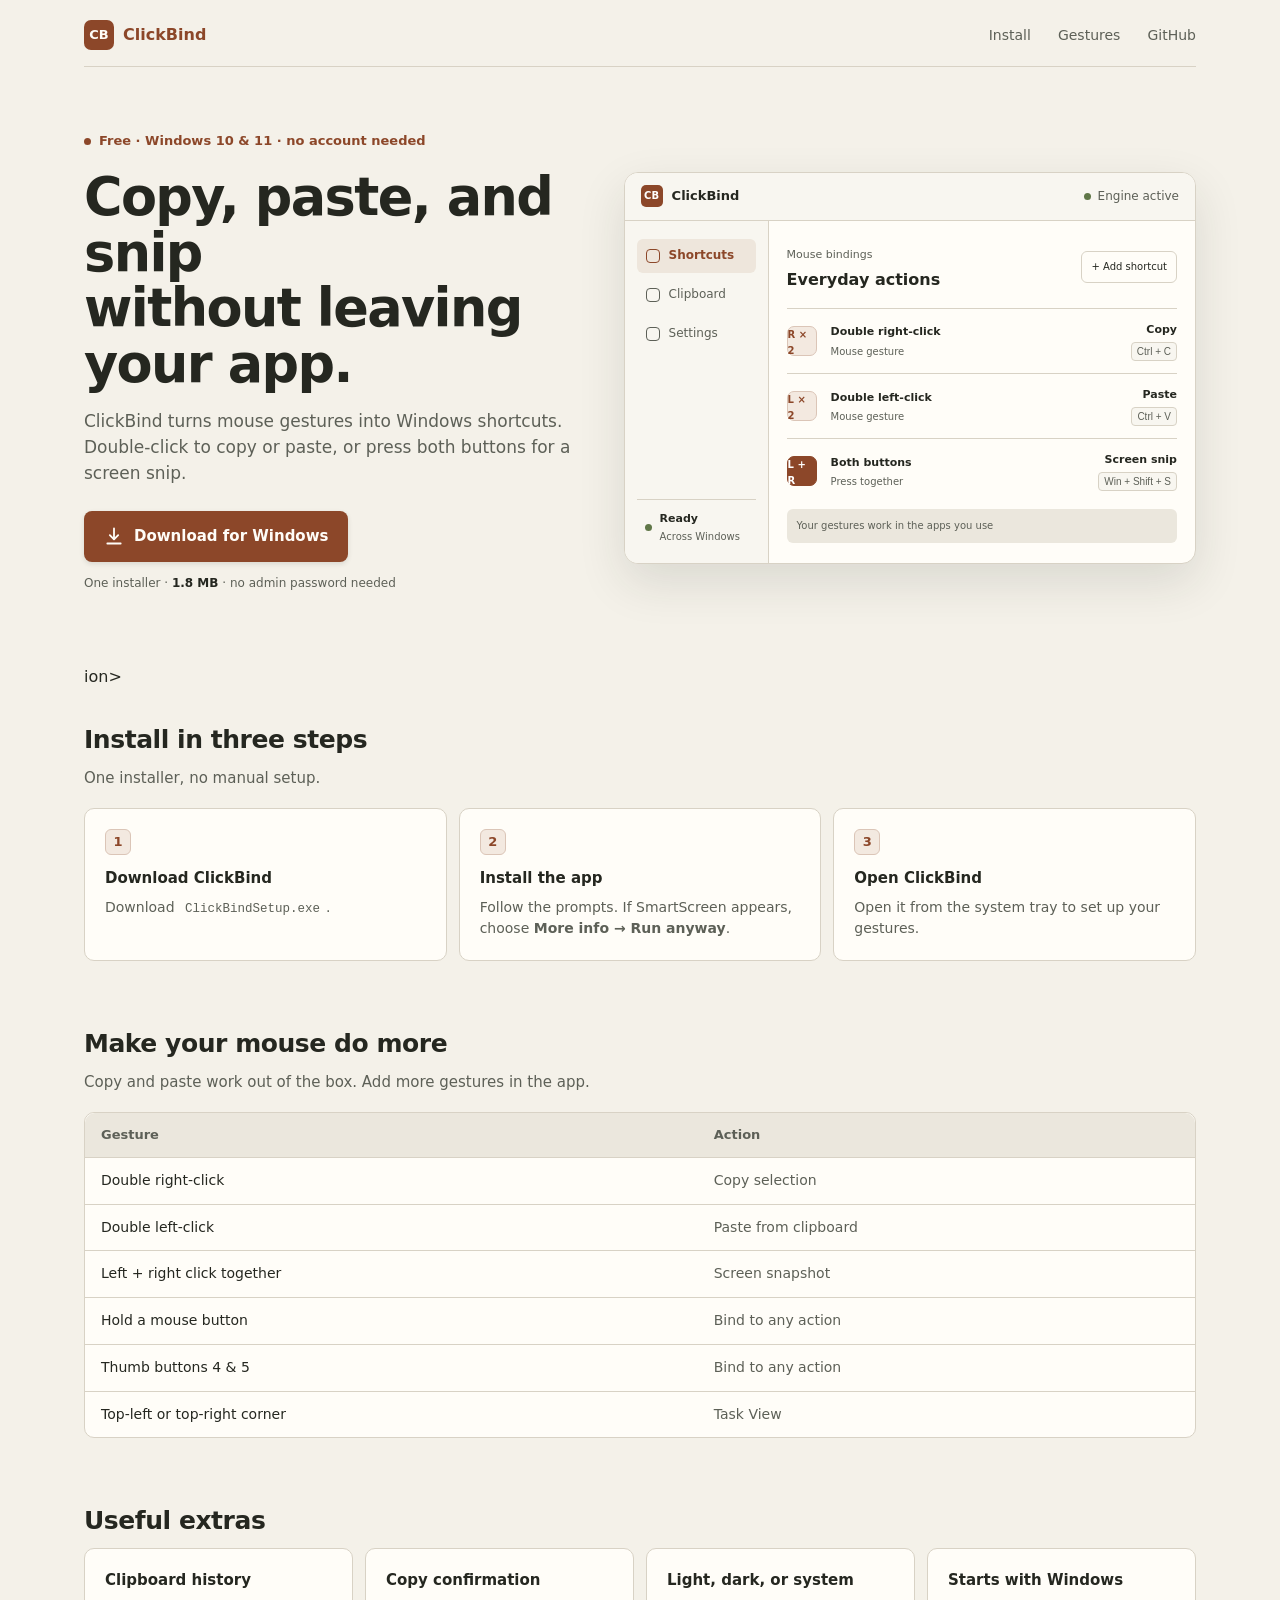
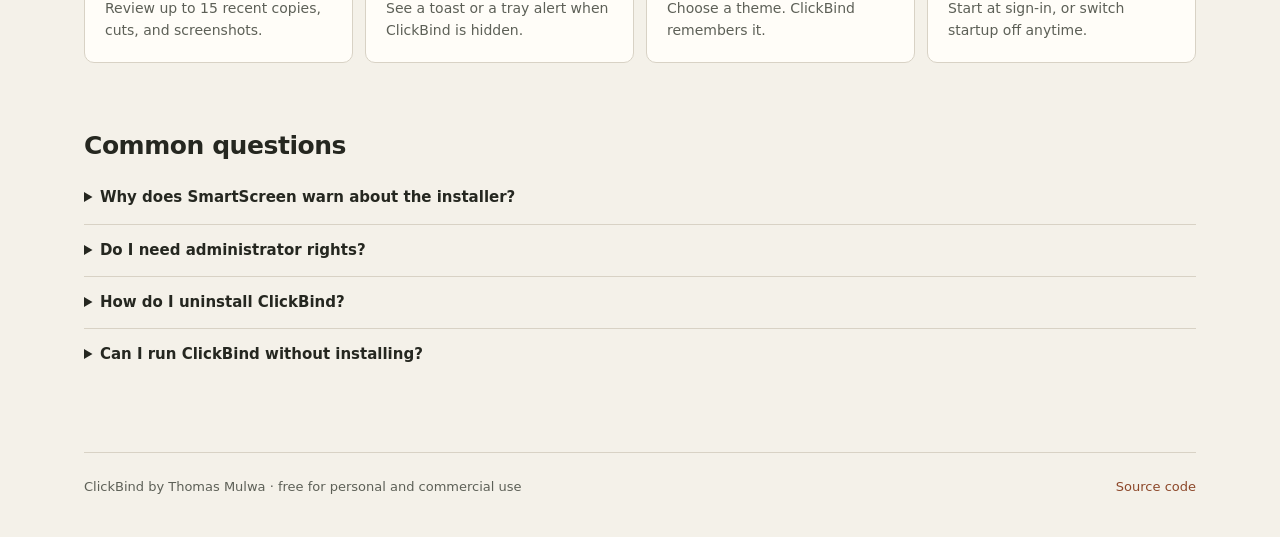
<file: docs/index.html>
<!DOCTYPE html>
<html lang="en">
<head>
<meta charset="UTF-8">
<meta name="viewport" content="width=device-width, initial-scale=1">
<title>ClickBind — mouse shortcuts for Windows</title>
<meta name="description" content="ClickBind turns mouse gestures into Windows shortcuts. Copy, paste, and capture a screen snip without leaving your app. Free for Windows 10 and 11.">
<style>
  :root {
    --bg: #0d0d12;
    --panel: #17161c;
    --panel-2: #1e1c24;
    --line: #302d39;
    --text: #f2eef7;
    --muted: #b9b2c7;
    --accent: #a78bfa;
    --accent-2: #7c5cff;
    --ok: #4ade80;
  }
  * { box-sizing: border-box; }
  html, body { margin: 0; padding: 0; }
  body {
    background: radial-gradient(1200px 600px at 50% -200px, #2a1d4d 0%, var(--bg) 60%);
    color: var(--text);
    font-family: "Segoe UI Variable Text", "Segoe UI", system-ui, -apple-system, sans-serif;
    line-height: 1.55;
    min-height: 100vh;
  }
  a { color: var(--accent); text-decoration: none; }
  a:hover { text-decoration: underline; }
  .wrap { max-width: 960px; margin: 0 auto; padding: 0 24px; }
  header { display: flex; align-items: center; justify-content: space-between; padding: 22px 0; }
  .brand { display: flex; align-items: center; gap: 10px; font-weight: 700; letter-spacing: .2px; }
  .logo {
    width: 30px; height: 30px; border-radius: 9px;
    background: linear-gradient(140deg, var(--accent), var(--accent-2));
    display: grid; place-items: center; color: #14101f; font-weight: 800; font-size: 15px;
  }
  nav a { color: var(--muted); font-size: 14px; margin-left: 18px; }
  nav a:hover { color: var(--text); text-decoration: none; }

  .hero { text-align: center; padding: 54px 0 40px; }
  .pill {
    display: inline-flex; align-items: center; gap: 8px;
    padding: 5px 12px; border: 1px solid var(--line); border-radius: 999px;
    color: var(--muted); font-size: 13px; background: rgba(255,255,255,.02);
  }
  .dot { width: 7px; height: 7px; border-radius: 50%; background: var(--ok); }
  h1 { font-size: clamp(34px, 5.4vw, 58px); line-height: 1.05; letter-spacing: -1.5px; margin: 22px 0 14px; }
  .lede { color: var(--muted); font-size: clamp(16px, 2vw, 19px); max-width: 620px; margin: 0 auto 32px; }

  .download {
    display: inline-flex; align-items: center; gap: 12px;
    background: linear-gradient(180deg, #b39dff, var(--accent-2));
    color: #120c22; font-weight: 700; font-size: 18px;
    padding: 16px 30px; border-radius: 12px; border: 0;
    box-shadow: 0 12px 34px rgba(124,92,255,.35), inset 0 1px 0 rgba(255,255,255,.35);
    cursor: pointer; transition: transform .12s ease, box-shadow .12s ease;
  }
  .download:hover { transform: translateY(-1px); text-decoration: none; box-shadow: 0 16px 42px rgba(124,92,255,.45), inset 0 1px 0 rgba(255,255,255,.35); }
  .download:active { transform: translateY(0); }
  .download svg { width: 20px; height: 20px; }
  .meta { color: var(--muted); font-size: 13px; margin-top: 14px; }
  .meta strong { color: var(--text); font-weight: 600; }

  section { padding: 30px 0; }
  h2 { font-size: 22px; letter-spacing: -.2px; margin: 0 0 6px; }
  .sub { color: var(--muted); margin: 0 0 22px; font-size: 15px; }

  .steps { display: grid; grid-template-columns: repeat(auto-fit, minmax(230px, 1fr)); gap: 14px; }
  .step, .card {
    background: linear-gradient(180deg, var(--panel-2), var(--panel));
    border: 1px solid var(--line); border-radius: 14px; padding: 20px;
  }
  .num {
    width: 26px; height: 26px; border-radius: 8px; display: grid; place-items: center;
    background: rgba(167,139,250,.14); color: var(--accent); font-weight: 700; font-size: 13px;
    border: 1px solid rgba(167,139,250,.25); margin-bottom: 10px;
  }
  .step h3, .card h3 { margin: 0 0 4px; font-size: 15px; }
  .step p, .card p { margin: 0; color: var(--muted); font-size: 14px; }

  .grid { display: grid; grid-template-columns: repeat(auto-fit, minmax(220px, 1fr)); gap: 14px; }

  table { width: 100%; border-collapse: collapse; font-size: 14px; overflow: hidden; border-radius: 14px; }
  th, td { text-align: left; padding: 12px 16px; border-bottom: 1px solid var(--line); }
  th { color: var(--muted); font-weight: 600; font-size: 12px; text-transform: uppercase; letter-spacing: .08em; background: var(--panel); }
  tr:last-child td { border-bottom: 0; }
  td:first-child { color: var(--text); }
  td:last-child { color: var(--muted); }
  .tablewrap { border: 1px solid var(--line); border-radius: 14px; overflow: hidden; background: var(--panel-2); }

  details { border-top: 1px solid var(--line); padding: 14px 0; }
  details:first-of-type { border-top: 0; }
  summary { cursor: pointer; font-weight: 600; font-size: 15px; }
  details p { color: var(--muted); font-size: 14px; margin: 8px 0 0; }

  footer { border-top: 1px solid var(--line); margin-top: 40px; padding: 24px 0 40px; color: var(--muted); font-size: 13px; display: flex; justify-content: space-between; gap: 12px; flex-wrap: wrap; }
  code { background: rgba(255,255,255,.06); padding: 1px 6px; border-radius: 5px; font-size: 12.5px; }
  /* ClickBind: a warm desktop workbench with the gesture preview as its focal point. */
  :root { --bg:#f4f1e9; --panel:#fffdf8; --panel-2:#ebe7dd; --line:#d8d2c5; --text:#252720; --muted:#5d6057; --accent:#8c4729; --accent-2:#8c4729; --ok:#607748; }
  body { background:var(--bg); color:var(--text); }
  a { color:var(--accent); }
  .wrap { max-width:1160px; }
  header { padding:20px 0 16px; border-bottom:1px solid var(--line); }
  .brand { gap:9px; font-weight:600; letter-spacing:0; }
  .logo { width:30px; height:30px; border-radius:7px; background:var(--accent); color:#fffdf8; font-size:13px; font-weight:600; }
  nav a { margin-left:22px; }
  .hero { display:grid; grid-template-columns:minmax(0,.92fr) minmax(430px,1.08fr); gap:52px; align-items:center; text-align:left; padding:64px 0 60px; }
  .hero-copy { min-width:0; }
  .pill { display:flex; width:max-content; border:0; border-radius:0; padding:0; background:none; color:var(--accent); font-size:13px; font-weight:600; }
  .dot { width:7px; height:7px; background:var(--accent); }
  h1 { max-width:540px; font-size:clamp(38px,4.1vw,54px); line-height:1.06; letter-spacing:-1.6px; font-weight:600; margin:18px 0 16px; }
  .lede { max-width:500px; margin:0 0 24px; color:var(--muted); font-size:17px; line-height:1.55; }
  .download { gap:10px; background:var(--accent); color:#fffdf8; font-size:15px; font-weight:600; padding:14px 20px; border-radius:8px; box-shadow:0 2px 5px rgba(37,39,32,.12); transition:background-color .14s ease-out; }
  .download:hover { background:#71371f; transform:none; box-shadow:0 2px 5px rgba(37,39,32,.12); }
  .download:active { transform:scale(.985); }
  .meta { margin-top:12px; font-size:12px; }
  .meta strong { font-weight:600; }
  .product-preview { min-width:0; overflow:hidden; border:1px solid var(--line); border-radius:14px; background:var(--panel); box-shadow:0 18px 48px rgba(37,39,32,.12); }
  .preview-window-bar { min-height:48px; display:flex; align-items:center; justify-content:space-between; gap:12px; padding:0 16px; border-bottom:1px solid var(--line); background:#f8f6f0; }
  .preview-brand { display:flex; align-items:center; gap:9px; color:var(--text); font-size:13px; font-weight:600; }
  .preview-mark { display:grid; width:22px; height:22px; place-items:center; border-radius:5px; background:var(--accent); color:white; font-size:10px; }
  .preview-state { display:flex; align-items:center; gap:7px; color:var(--muted); font-size:12px; }
  .preview-state i,.preview-live-dot { width:7px; height:7px; border-radius:50%; background:var(--ok); }
  .preview-body { display:grid; grid-template-columns:144px minmax(0,1fr); min-height:292px; }
  .preview-rail { display:flex; flex-direction:column; gap:5px; padding:18px 12px; border-right:1px solid var(--line); background:#f8f6f0; }
  .preview-nav { display:flex; align-items:center; gap:9px; min-height:34px; padding:0 9px; border-radius:6px; color:var(--muted); font-size:12px; }
  .preview-nav.active { background:#eee6dc; color:var(--accent); font-weight:600; }
  .preview-nav-mark { width:14px; height:14px; border:1.5px solid currentColor; border-radius:4px; }
  .preview-rail-note { display:flex; align-items:center; gap:8px; margin-top:auto; padding:10px 8px 0; border-top:1px solid var(--line); color:var(--text); font-size:11px; }
  .preview-rail-note span:last-child { display:flex; flex-direction:column; gap:2px; }
  .preview-rail-note small { color:var(--muted); font-size:10px; }
  .preview-main { min-width:0; padding:20px 18px; }
  .preview-head { display:flex; align-items:center; justify-content:space-between; gap:10px; margin-bottom:15px; }
  .preview-kicker { color:var(--muted); font-size:11px; }
  .preview-head h3 { margin:3px 0 0; color:var(--text); font-size:16px; font-weight:600; }
  .preview-add { flex:none; padding:7px 9px; border:1px solid var(--line); border-radius:6px; color:var(--text); font-size:10px; }
  .preview-row { display:grid; grid-template-columns:34px minmax(0,1fr) auto; align-items:center; gap:10px; padding:12px 0; border-top:1px solid var(--line); }
  .gesture-mark { display:grid; width:30px; height:30px; place-items:center; border:1px solid #dbc5b7; border-radius:7px; background:#f3e9e0; color:var(--accent); font-size:10px; font-weight:700; }
  .gesture-mark.both { background:var(--accent); color:white; border-color:var(--accent); }
  .trigger-name { min-width:0; display:flex; flex-direction:column; gap:3px; color:var(--text); font-size:11px; font-weight:600; }
  .trigger-name small { color:var(--muted); font-size:10px; font-weight:400; }
  .action-name { display:flex; flex-direction:column; align-items:flex-end; gap:4px; color:var(--text); font-size:11px; font-weight:600; white-space:nowrap; }
  .action-name kbd { padding:3px 5px; border:1px solid var(--line); border-radius:4px; background:#f8f6f0; color:var(--muted); font:10px "Segoe UI",sans-serif; }
  .preview-foot { margin-top:6px; padding:9px 10px; border-radius:6px; background:var(--panel-2); color:var(--muted); font-size:10px; }
  section { padding:32px 0; }
  h2 { margin-bottom:7px; font-size:25px; font-weight:600; letter-spacing:-.45px; }
  .sub { margin-bottom:18px; color:var(--muted); }
  .steps { gap:12px; }
  .step,.card { border:1px solid var(--line); border-radius:10px; padding:20px; background:var(--panel); }
  .num { border-radius:6px; margin-bottom:12px; background:#f3e9e0; color:var(--accent); border-color:#dbc5b7; }
  .step h3,.card h3 { margin-bottom:6px; font-weight:600; }
  .grid { gap:12px; }
  table { border-radius:10px; }
  th,td { padding:12px 16px; }
  th { color:var(--muted); background:var(--panel-2); font-size:13px; text-transform:none; letter-spacing:0; }
  .tablewrap { border-color:var(--line); border-radius:10px; background:var(--panel); }
  details { border-color:var(--line); }
  summary { font-weight:600; }
  footer { border-color:var(--line); }
  @media(max-width:900px) {
    .hero { grid-template-columns:1fr; gap:30px; padding:48px 0 36px; }
    .hero-copy { max-width:650px; }
    .product-preview { max-width:700px; width:100%; }
  }
  @media(max-width:560px) {
    .wrap { padding:0 18px; }
    header { align-items:flex-start; }
    nav a { margin-left:12px; font-size:13px; }
    .hero { padding:40px 0 28px; }
    h1 { font-size:38px; letter-spacing:-1.1px; }
    .lede { font-size:16px; }
    .preview-body { grid-template-columns:1fr; }
    .preview-rail { display:none; }
    .preview-main { padding:16px 13px; }
    .preview-row { grid-template-columns:30px minmax(0,1fr) auto; gap:7px; }
    .gesture-mark { width:28px; height:28px; }
    .action-name { font-size:10px; }
    .action-name kbd { font-size:9px; }
    section { padding:26px 0; }
    footer { margin-top:24px; }
  }
</style>
<link rel="canonical" href="https://thomas-m-njuguna.github.io/ClickBind/">
<link rel="alternate" type="text/markdown" href="llms.txt" title="ClickBind for AI assistants">
<script type="application/ld+json">
{
  "@context": "https://schema.org",
  "@graph": [
    {
      "@type": "SoftwareApplication",
      "name": "ClickBind",
      "url": "https://thomas-m-njuguna.github.io/ClickBind/",
      "description": "ClickBind turns mouse gestures into Windows shortcuts: double-click to copy or paste, press both buttons for a screen snip, and bind thumb buttons to other actions.",
      "applicationCategory": "UtilitiesApplication",
      "applicationSubCategory": "Mouse shortcuts and gestures",
      "operatingSystem": "Windows 10, Windows 11",
      "softwareVersion": "1.4.5",
      "downloadUrl": "https://github.com/thomas-m-njuguna/ClickBind/releases/latest/download/ClickBindSetup.exe",
      "installUrl": "https://github.com/thomas-m-njuguna/ClickBind/releases/latest/download/ClickBindSetup.exe",
      "fileSize": "1.8MB",
      "screenshot": "https://thomas-m-njuguna.github.io/ClickBind/",
      "featureList": [
        "Double right-click to copy",
        "Double left-click to paste",
        "Press both buttons for a screen snip",
        "Rebindable mouse button and corner gestures",
        "Clipboard history of the last 15 items",
        "Light, dark or system theme"
      ],
      "offers": { "@type": "Offer", "price": "0", "priceCurrency": "USD" },
      "author": { "@type": "Person", "name": "Thomas Mulwa" },
      "license": "https://github.com/thomas-m-njuguna/ClickBind"
    },
    {
      "@type": "FAQPage",
      "mainEntity": [
        {
          "@type": "Question",
          "name": "Why does SmartScreen warn about the installer?",
          "acceptedAnswer": { "@type": "Answer", "text": "The installer is not code-signed. If Windows shows \"Windows protected your PC,\" choose More info, then Run anyway." }
        },
        {
          "@type": "Question",
          "name": "Do I need administrator rights?",
          "acceptedAnswer": { "@type": "Answer", "text": "No. ClickBind installs for your Windows account and stores settings there." }
        },
        {
          "@type": "Question",
          "name": "How do I uninstall ClickBind?",
          "acceptedAnswer": { "@type": "Answer", "text": "Choose Uninstall ClickBind in the Start menu. Your settings are stored in %APPDATA%\\ClickBind." }
        },
        {
          "@type": "Question",
          "name": "Can I run ClickBind without installing?",
          "acceptedAnswer": { "@type": "Answer", "text": "Yes. Build from the repository with build.cmd, then run dist\\ClickBind.exe." }
        }
      ]
    }
  ]
}
</script>
</head>
<body>
<div class="wrap">
  <header>
    <a class="brand" href="./"><span class="logo">CB</span> ClickBind</a>
    <nav>
      <a href="#install">Install</a>
      <a href="#gestures">Gestures</a>
      <a href="https://github.com/thomas-m-njuguna/ClickBind">GitHub</a>
    </nav>
  </header>

  <main>
    <section class="hero">
      <div class="hero-copy">
        <span class="pill"><span class="dot"></span> Free · Windows 10 &amp; 11 · no account needed</span>
        <h1>Copy, paste, and snip<br>without leaving your app.</h1>
        <p class="lede">ClickBind turns mouse gestures into Windows shortcuts. Double-click to copy or paste, or press both buttons for a screen snip.</p>
        <a class="download" href="https://github.com/thomas-m-njuguna/ClickBind/releases/latest/download/ClickBindSetup.exe">
          <svg viewBox="0 0 24 24" fill="none" stroke="currentColor" stroke-width="2.2" stroke-linecap="round" stroke-linejoin="round" aria-hidden="true"><path d="M12 3v12"/><path d="m7 11 5 5 5-5"/><path d="M4 21h16"/></svg>
          Download for Windows
        </a>
        <p class="meta">One installer · <strong>1.8 MB</strong> · no admin password needed</p>
      </div>
      <div class="product-preview" role="img" aria-label="ClickBind settings preview showing mouse gestures for copy, paste, and screen snip">
        <div class="preview-window-bar">
          <div class="preview-brand"><span class="preview-mark">CB</span>ClickBind</div>
          <span class="preview-state"><i></i>Engine active</span>
        </div>
        <div class="preview-body">
          <aside class="preview-rail" aria-hidden="true">
            <div class="preview-nav active"><span class="preview-nav-mark"></span>Shortcuts</div>
            <div class="preview-nav"><span class="preview-nav-mark"></span>Clipboard</div>
            <div class="preview-nav"><span class="preview-nav-mark"></span>Settings</div>
            <div class="preview-rail-note"><span class="preview-live-dot"></span><span><b>Ready</b><small>Across Windows</small></span></div>
          </aside>
          <div class="preview-main">
            <div class="preview-head"><div><span class="preview-kicker">Mouse bindings</span><h3>Everyday actions</h3></div><span class="preview-add">+ Add shortcut</span></div>
            <div class="preview-row"><span class="gesture-mark">R × 2</span><span class="trigger-name">Double right-click<small>Mouse gesture</small></span><span class="action-name">Copy<kbd>Ctrl + C</kbd></span></div>
            <div class="preview-row"><span class="gesture-mark">L × 2</span><span class="trigger-name">Double left-click<small>Mouse gesture</small></span><span class="action-name">Paste<kbd>Ctrl + V</kbd></span></div>
            <div class="preview-row"><span class="gesture-mark both">L + R</span><span class="trigger-name">Both buttons<small>Press together</small></span><span class="action-name">Screen snip<kbd>Win + Shift + S</kbd></span></div>
            <div class="preview-foot">Your gestures work in the apps you use</div>
          </div>
        </div>
      </div>
    </section>ion>

    <section id="install">
      <h2>Install in three steps</h2>
      <p class="sub">One installer, no manual setup.</p>
      <div class="steps">
        <div class="step">
          <div class="num">1</div>
          <h3>Download ClickBind</h3>
          <p>Download <code>ClickBindSetup.exe</code>.</p>
        </div>
        <div class="step">
          <div class="num">2</div>
          <h3>Install the app</h3>
          <p>Follow the prompts. If SmartScreen appears, choose <strong>More info → Run anyway</strong>.</p>
        </div>
        <div class="step">
          <div class="num">3</div>
          <h3>Open ClickBind</h3>
          <p>Open it from the system tray to set up your gestures.</p>
        </div>
      </div>
    </section>

    <section id="gestures">
      <h2>Make your mouse do more</h2>
      <p class="sub">Copy and paste work out of the box. Add more gestures in the app.</p>
      <div class="tablewrap">
        <table>
          <thead><tr><th>Gesture</th><th>Action</th></tr></thead>
          <tbody>
            <tr><td>Double right-click</td><td>Copy selection</td></tr>
            <tr><td>Double left-click</td><td>Paste from clipboard</td></tr>
            <tr><td>Left + right click together</td><td>Screen snapshot</td></tr>
            <tr><td>Hold a mouse button</td><td>Bind to any action</td></tr>
            <tr><td>Thumb buttons 4 &amp; 5</td><td>Bind to any action</td></tr>
            <tr><td>Top-left or top-right corner</td><td>Task View</td></tr>
          </tbody>
        </table>
      </div>
    </section>

    <section>
      <h2>Useful extras</h2>
      <div class="grid">
        <div class="card"><h3>Clipboard history</h3><p>Review up to 15 recent copies, cuts, and screenshots.</p></div>
        <div class="card"><h3>Copy confirmation</h3><p>See a toast or a tray alert when ClickBind is hidden.</p></div>
        <div class="card"><h3>Light, dark, or system</h3><p>Choose a theme. ClickBind remembers it.</p></div>
        <div class="card"><h3>Starts with Windows</h3><p>Start at sign-in, or switch startup off anytime.</p></div>
      </div>
    </section>

    <section>
      <h2>Common questions</h2>
      <details><summary>Why does SmartScreen warn about the installer?</summary><p>The installer is not code-signed. If Windows shows <strong>Windows protected your PC</strong>, choose <strong>More info</strong>, then <strong>Run anyway</strong>.</p></details>
      <details><summary>Do I need administrator rights?</summary><p>No. ClickBind installs for your Windows account and stores settings there.</p></details>
      <details><summary>How do I uninstall ClickBind?</summary><p>Choose <strong>Uninstall ClickBind</strong> in the Start menu. Your settings are stored in <code>%APPDATA%\ClickBind</code>.</p></details>
      <details><summary>Can I run ClickBind without installing?</summary><p>Yes. Build from the <a href="https://github.com/thomas-m-njuguna/ClickBind">repository</a> with <code>build.cmd</code>, then run <code>dist\ClickBind.exe</code>.</p></details>
    </section>
  </main>

  <footer>
    <span>ClickBind by Thomas Mulwa · free for personal and commercial use</span>
    <span><a href="https://github.com/thomas-m-njuguna/ClickBind">Source code</a></span>
  </footer>
</div>
</body>
</html>
</file>
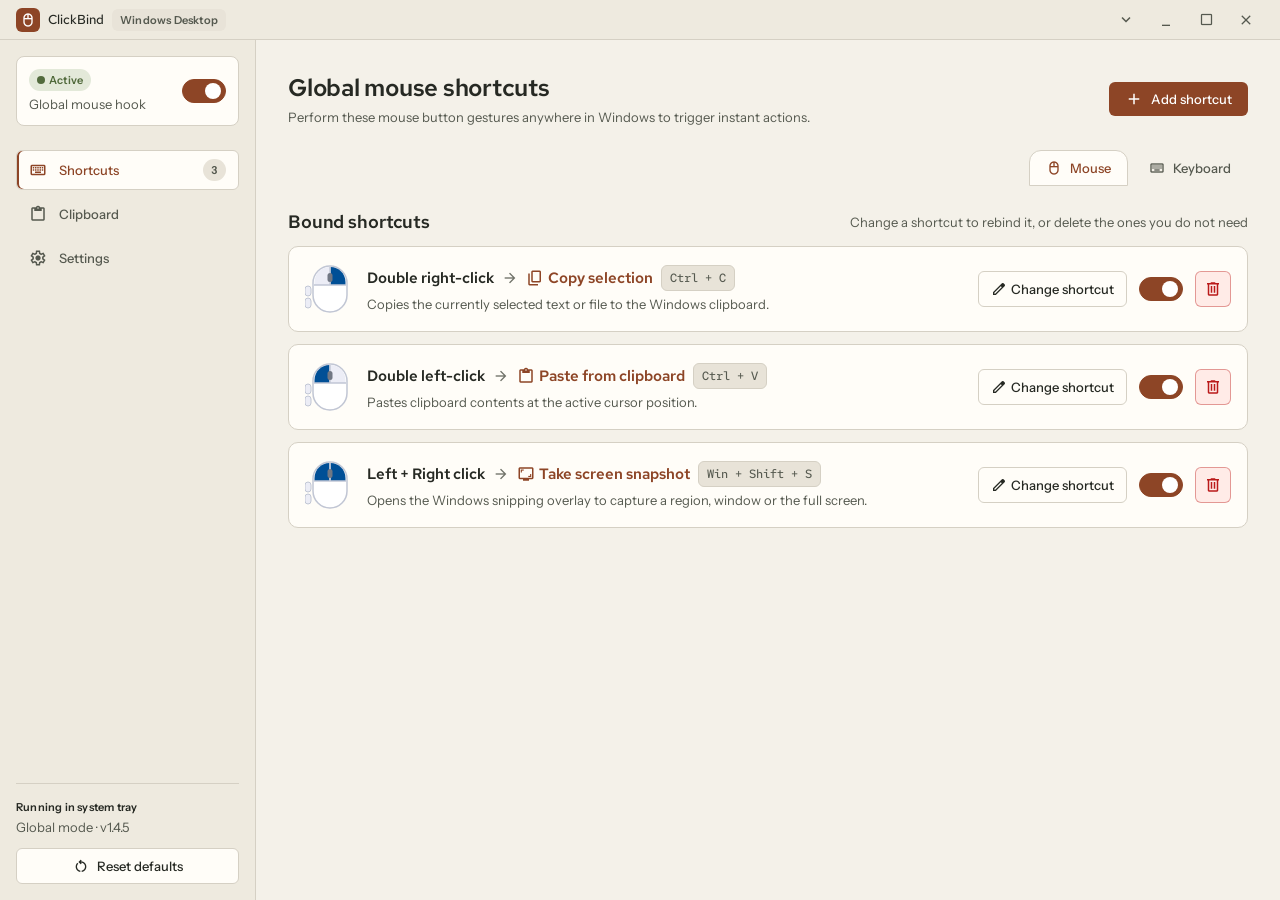
<file: ui/index.html>
<!DOCTYPE html>
<html lang="en">
<head>
  <meta charset="UTF-8">
  <meta name="viewport" content="width=device-width, initial-scale=1.0">
  <title>ClickBind</title>
  <script src="assets/tailwind.js"></script>
  <script id="tailwind-config">
    tailwind.config = {
      darkMode: 'class',
      theme: {
        extend: {
          colors: {
            'light-primary': '#004F96',
            'light-on-primary': '#FFFFFF',
            'light-primary-container': '#0067C0',
            'light-on-primary-container': '#DBE7FF',
            'light-secondary': '#485F83',
            'light-on-secondary': '#FFFFFF',
            'light-secondary-container': '#BED6FF',
            'light-on-secondary-container': '#465C80',
            'light-tertiary': '#833900',
            'light-on-tertiary': '#FFFFFF',
            'light-tertiary-container': '#A84C00',
            'light-on-tertiary-container': '#FFE0D1',
            'light-success': '#107C10',
            'light-on-success': '#FFFFFF',
            'light-success-container': '#DFF6DD',
            'light-on-success-container': '#0B530B',
            'light-error': '#BA1A1A',
            'light-on-error': '#FFFFFF',
            'light-error-container': '#FFDAD6',
            'light-on-error-container': '#93000A',
            'light-background': '#F9F9FF',
            'light-on-background': '#191C21',
            'light-surface': '#F9F9FF',
            'light-surface-dim': '#D8DAE2',
            'light-surface-bright': '#F9F9FF',
            'light-surface-container-lowest': '#FFFFFF',
            'light-surface-container-low': '#F2F3FB',
            'light-surface-container': '#ECEDF6',
            'light-surface-container-high': '#E6E8F0',
            'light-surface-container-highest': '#E1E2EA',
            'light-on-surface': '#191C21',
            'light-surface-variant': '#DDE2F0',
            'light-on-surface-variant': '#414752',
            'light-outline': '#717783',
            'light-outline-variant': '#C1C6D4',
            'light-inverse-surface': '#2D3037',
            'light-inverse-on-surface': '#EFF0F8',
            'light-inverse-primary': '#A6C8FF',
            'light-shadow': '#000000',
            'light-scrim': '#000000'
          },
          borderRadius: { 'sm': '6px', 'DEFAULT': '8px', 'md': '12px', 'lg': '16px', 'full': '9999px' },
          spacing: {
            'gutter-xs': '4px', 'gutter-sm': '8px', 'gutter-md': '12px', 'gutter-lg': '16px',
            'gutter-xl': '24px', 'section': '32px', 'page-margin': '24px'
          },
          fontFamily: {
            'headline': ['"Red Hat Text"', 'sans-serif'],
            'title': ['"Red Hat Text"', 'sans-serif'],
            'body': ['"Instrument Sans"', 'sans-serif'],
            'label': ['"Instrument Sans"', 'sans-serif'],
            'mono': ['"Red Hat Mono"', 'monospace']
          },
          fontSize: {
            'headline-lg': ['24px', { lineHeight: '32px', letterSpacing: '-0.25px', fontWeight: '600' }],
            'headline-md': ['18px', { lineHeight: '24px', letterSpacing: '-0.15px', fontWeight: '600' }],
            'title-md': ['15px', { lineHeight: '20px', letterSpacing: '0px', fontWeight: '600' }],
            'body-lg': ['15px', { lineHeight: '22px', letterSpacing: '0px', fontWeight: '400' }],
            'body-md': ['13px', { lineHeight: '18px', letterSpacing: '0px', fontWeight: '400' }],
            'label-lg': ['13px', { lineHeight: '18px', letterSpacing: '0px', fontWeight: '500' }],
            'label-sm': ['11px', { lineHeight: '14px', letterSpacing: '0.2px', fontWeight: '600' }],
            'mono-md': ['12px', { lineHeight: '16px', letterSpacing: '0px', fontWeight: '500' }]
          },
          transitionDuration: { 'state-change': '100ms' },
          transitionTimingFunction: { 'state-change': 'ease-out' }
        }
      }
    };
  </script>
  <link href="assets/fonts.css" rel="stylesheet">
  <style>
    html, body { height: 100%; }
    body { overflow: hidden; }
    ::-webkit-scrollbar { width: 10px; height: 10px; }
    ::-webkit-scrollbar-track { background: transparent; }
    ::-webkit-scrollbar-thumb { background: #c1c6d4; border-radius: 8px; border: 2px solid #f9f9ff; }
    ::-webkit-scrollbar-thumb:hover { background: #a9b0bd; }
    #titlebar { cursor: default; }
    .no-select { -webkit-user-select: none; user-select: none; }
    input[type="range"] { accent-color: #004F96; }

    /* Dark theme: the palette above is named after its light values, so the dark
       theme re-maps the same utility classes instead of duplicating the markup. */
    html.theme-dark { color-scheme: dark; }
    html.theme-dark body,
    html.theme-dark .bg-light-surface { background-color: #131316 !important; }
    html.theme-dark .text-light-on-surface { color: #e6e1e5 !important; }
    html.theme-dark .text-light-on-surface-variant { color: #c9c5d0 !important; }
    html.theme-dark .text-light-primary { color: #86cbff !important; }
    html.theme-dark .bg-light-surface-container-lowest { background-color: #1c1b1f !important; }
    html.theme-dark .bg-light-surface-container-low { background-color: #211f26 !important; }
    html.theme-dark .bg-light-surface-container { background-color: #2b2930 !important; }
    html.theme-dark .bg-light-surface-container-high { background-color: #36343b !important; }
    html.theme-dark .hover\:bg-light-surface-container-low:hover { background-color: #2b2930 !important; }
    html.theme-dark .hover\:bg-light-surface-container-high:hover { background-color: #36343b !important; }
    html.theme-dark .bg-light-primary { background-color: #0f5c9e !important; }
    html.theme-dark .hover\:bg-light-primary-container:hover { background-color: #0a4676 !important; }
    html.theme-dark .bg-light-primary-container { background-color: #0a4676 !important; }
    html.theme-dark .text-light-on-primary { color: #ffffff !important; }
    html.theme-dark .bg-light-on-primary { background-color: #ffffff !important; }
    html.theme-dark .border-light-primary { border-color: #86cbff !important; }
    html.theme-dark .border-light-outline-variant { border-color: #49454f !important; }
    html.theme-dark .border-light-outline { border-color: #79747e !important; }
    html.theme-dark .bg-light-outline { background-color: #79747e !important; }
    html.theme-dark .divide-light-outline-variant > :not([hidden]) ~ :not([hidden]) { border-color: #49454f !important; }
    html.theme-dark .bg-light-success-container { background-color: #0b3f0b !important; }
    html.theme-dark .text-light-on-success-container { color: #b8f3b3 !important; }
    html.theme-dark .bg-light-success { background-color: #6dd36d !important; }
    html.theme-dark .text-light-success { color: #6dd36d !important; }
    html.theme-dark .text-light-error { color: #ffb4ab !important; }
    html.theme-dark .bg-light-error-container\/50 { background-color: rgba(93, 0, 10, 0.55) !important; }
    html.theme-dark .border-light-error\/40 { border-color: rgba(255, 180, 171, 0.4) !important; }
    html.theme-dark .hover\:bg-light-error:hover { background-color: #ffb4ab !important; }
    html.theme-dark .hover\:text-light-on-error:hover { color: #690005 !important; }
    html.theme-dark .hover\:border-light-error:hover { border-color: #ffb4ab !important; }
    html.theme-dark .backdrop\:bg-light-scrim\/40::backdrop { background-color: rgba(0, 0, 0, 0.65) !important; }
    html.theme-dark .text-light-on-background { color: #e6e1e5 !important; }
    html.theme-dark input[type="range"] { accent-color: #86cbff; }
    html.theme-dark ::-webkit-scrollbar-thumb { background: #49454f; border-color: #131316; }
    html.theme-dark ::-webkit-scrollbar-thumb:hover { background: #79747e; }
    html.theme-dark #corner-desc,
    html.theme-dark #startup-desc { color: #c9c5d0 !important; }
    /* ClickBind visual system: a quiet, tactile instrument panel. */
    :root { --cb-bg:#f4f1e9; --cb-side:#eeeadf; --cb-surface:#fffdf8; --cb-raised:#e8e3d8; --cb-text:#262923; --cb-secondary:#55594f; --cb-muted:#6f7168; --cb-line:#d5d0c4; --cb-accent:#8d4526; --cb-accent-hover:#743719; --cb-success:#526b3d; }
    html:not(.theme-dark) body, html:not(.theme-dark) .bg-light-surface { background-color:var(--cb-bg)!important; }
    html:not(.theme-dark) .bg-light-surface-container-low { background-color:var(--cb-side)!important; }
    html:not(.theme-dark) .bg-light-surface-container-lowest { background-color:var(--cb-surface)!important; }
    html:not(.theme-dark) .bg-light-surface-container, html:not(.theme-dark) .bg-light-surface-container-high, html:not(.theme-dark) .bg-light-surface-container-highest { background-color:var(--cb-raised)!important; }
    html:not(.theme-dark) .text-light-on-surface, html:not(.theme-dark) .text-light-on-background { color:var(--cb-text)!important; }
    html:not(.theme-dark) .text-light-on-surface-variant { color:var(--cb-secondary)!important; }
    html:not(.theme-dark) .text-light-outline, html:not(.theme-dark) .text-light-outline-variant { color:var(--cb-muted)!important; }
    html:not(.theme-dark) .text-light-primary { color:var(--cb-accent)!important; }
    html:not(.theme-dark) .bg-light-primary { background-color:var(--cb-accent)!important; }
    html:not(.theme-dark) .hover\:bg-light-primary-container:hover { background-color:var(--cb-accent-hover)!important; }
    html:not(.theme-dark) .border-light-primary { border-color:var(--cb-accent)!important; }
    html:not(.theme-dark) .border-light-outline, html:not(.theme-dark) .border-light-outline-variant, html:not(.theme-dark) .divide-light-outline-variant > :not([hidden]) ~ :not([hidden]) { border-color:var(--cb-line)!important; }
    html:not(.theme-dark) .bg-light-success-container { background-color:#e3e9d9!important; }
    html:not(.theme-dark) .text-light-on-success-container, html:not(.theme-dark) .text-light-success { color:var(--cb-success)!important; }
    html:not(.theme-dark) .bg-light-success { background-color:var(--cb-success)!important; }
    html.theme-dark { --cb-bg:#171817; --cb-side:#1b1d1a; --cb-surface:#20221f; --cb-raised:#292b27; --cb-text:#e9e7df; --cb-secondary:#b6b5aa; --cb-muted:#92938a; --cb-line:#393b35; --cb-accent:#d58c65; --cb-accent-hover:#bd744e; --cb-success:#9bb77a; }
    html.theme-dark body, html.theme-dark .bg-light-surface { background-color:var(--cb-bg)!important; }
    html.theme-dark .bg-light-surface-container-low { background-color:var(--cb-side)!important; }
    html.theme-dark .bg-light-surface-container-lowest { background-color:var(--cb-surface)!important; }
    html.theme-dark .bg-light-surface-container, html.theme-dark .bg-light-surface-container-high, html.theme-dark .bg-light-surface-container-highest { background-color:var(--cb-raised)!important; }
    html.theme-dark .text-light-on-surface, html.theme-dark .text-light-on-background { color:var(--cb-text)!important; }
    html.theme-dark .text-light-on-surface-variant { color:var(--cb-secondary)!important; }
    html.theme-dark .text-light-outline, html.theme-dark .text-light-outline-variant { color:var(--cb-muted)!important; }
    html.theme-dark .text-light-primary { color:var(--cb-accent)!important; }
    html.theme-dark .bg-light-primary { background-color:#78452f!important; }
    html.theme-dark .hover\:bg-light-primary-container:hover { background-color:#643a29!important; }
    html.theme-dark .border-light-primary { border-color:var(--cb-accent)!important; }
    html.theme-dark .border-light-outline, html.theme-dark .border-light-outline-variant, html.theme-dark .divide-light-outline-variant > :not([hidden]) ~ :not([hidden]) { border-color:var(--cb-line)!important; }
    html.theme-dark .bg-light-success-container { background-color:#293325!important; }
    html.theme-dark .text-light-on-success-container, html.theme-dark .text-light-success { color:var(--cb-success)!important; }
    html.theme-dark .bg-light-success { background-color:var(--cb-success)!important; }
    html.theme-dark ::-webkit-scrollbar-thumb { border-color:var(--cb-bg); }
    #titlebar { background-color:var(--cb-side)!important; }
    #shortcuts-list article, #key-shortcuts-list article { border-radius:10px; transition:border-color 140ms ease-out,background-color 140ms ease-out; }
    #shortcuts-list article:hover, #key-shortcuts-list article:hover { border-color:color-mix(in srgb,var(--cb-accent) 38%,var(--cb-line)); }
    [data-nav-tab] { min-height:40px; }
    [data-nav-tab].bg-light-surface-container-lowest { box-shadow:inset 2px 0 0 var(--cb-accent); }
    button { transition-property:color,background-color,border-color,opacity,transform; }
    button:active { transform:scale(.985); }
    button:focus-visible, input:focus-visible, select:focus-visible { outline-color:var(--cb-accent); }
    h1, h2 { letter-spacing:-.02em; }
    .font-mono { font-variant-numeric:tabular-nums; }
    input, select, textarea { border-radius:6px; }
    @media(max-width:767px) { #shortcuts-list article > div:first-child { align-items:flex-start; } main { padding:20px!important; } }
  </style>
</head>
<body class="bg-light-surface text-light-on-surface font-body antialiased overflow-hidden">

  <div class="h-screen flex flex-col bg-light-surface">

    <!-- Windows 11 Native Title Bar -->
    <header id="titlebar" class="h-10 bg-light-surface-container-low border-b border-light-outline-variant px-gutter-lg flex items-center justify-between select-none shrink-0">
      <div class="flex items-center gap-gutter-sm">
        <div class="w-6 h-6 rounded-sm bg-light-primary text-light-on-primary flex items-center justify-center">
          <span class="material-symbols-outlined text-[16px]" aria-hidden="true">mouse</span>
        </div>
        <span class="font-headline text-label-lg text-light-on-surface">ClickBind</span>
        <span class="font-body text-label-sm text-light-on-surface-variant px-gutter-sm py-gutter-xs rounded-sm bg-light-surface-container">Windows Desktop</span>
      </div>

      <div class="flex items-center gap-gutter-xs" aria-label="Window controls">
        <button id="win-tray" type="button" aria-label="Hide to tray" title="Hide to tray" class="w-9 h-7 rounded-sm flex items-center justify-center text-light-on-surface-variant hover:bg-light-surface-container-high transition-colors duration-state-change ease-state-change">
          <span class="material-symbols-outlined text-[18px]" aria-hidden="true">keyboard_arrow_down</span>
        </button>
        <button id="win-min" type="button" aria-label="Minimize window" class="w-9 h-7 rounded-sm flex items-center justify-center text-light-on-surface-variant hover:bg-light-surface-container-high transition-colors duration-state-change ease-state-change">
          <span class="material-symbols-outlined text-[16px]" aria-hidden="true">minimize</span>
        </button>
        <button id="win-max" type="button" aria-label="Maximize window" class="w-9 h-7 rounded-sm flex items-center justify-center text-light-on-surface-variant hover:bg-light-surface-container-high transition-colors duration-state-change ease-state-change">
          <span id="win-max-icon" class="material-symbols-outlined text-[15px]" aria-hidden="true">crop_square</span>
        </button>
        <button id="win-close" type="button" aria-label="Close window" class="w-9 h-7 rounded-sm flex items-center justify-center text-light-on-surface-variant hover:bg-light-error hover:text-light-on-error transition-colors duration-state-change ease-state-change">
          <span class="material-symbols-outlined text-[16px]" aria-hidden="true">close</span>
        </button>
      </div>
    </header>

    <div class="flex-1 flex flex-col md:flex-row min-h-0">

      <!-- Left Navigation Rail -->
      <aside class="w-full md:w-64 shrink-0 bg-light-surface-container-low border-b md:border-b-0 md:border-r border-light-outline-variant p-gutter-lg flex flex-col justify-between gap-gutter-xl overflow-y-auto">
        <div class="flex flex-col gap-gutter-xl">

          <div class="p-gutter-md rounded bg-light-surface-container-lowest border border-light-outline-variant flex items-center justify-between gap-gutter-md">
            <div class="flex flex-col gap-gutter-xs">
              <div class="flex items-center gap-gutter-sm">
                <span id="status-badge" data-component-type="badge" role="status" class="inline-flex items-center gap-gutter-xs px-gutter-sm py-gutter-xs rounded-full bg-light-success-container text-light-on-success-container">
                  <span id="status-dot" class="w-2 h-2 rounded-full bg-light-success" aria-hidden="true"></span>
                  <span id="status-text" class="font-body text-label-sm">Active</span>
                </span>
              </div>
              <span id="hook-caption" class="font-body text-body-md text-light-on-surface-variant">Global mouse hook</span>
            </div>

            <button id="engine-toggle" type="button" role="switch" aria-checked="true" aria-label="Toggle ClickBind engine" class="relative inline-flex h-6 w-11 shrink-0 cursor-pointer items-center rounded-full border border-light-primary bg-light-primary p-0.5 transition-colors duration-state-change ease-state-change focus-visible:outline-none focus-visible:ring-2 focus-visible:ring-light-primary focus-visible:ring-offset-2">
              <span id="engine-thumb" class="pointer-events-none inline-block h-4 w-4 translate-x-5 rounded-full bg-light-on-primary transition-transform duration-state-change ease-state-change"></span>
            </button>
          </div>

          <nav aria-label="Main navigation" class="flex flex-col gap-gutter-xs">
            <button type="button" data-nav-tab="shortcuts" class="nav-tab flex items-center justify-between gap-gutter-md px-gutter-md py-gutter-sm rounded-sm bg-light-surface-container-lowest border border-light-outline-variant text-light-primary transition-colors duration-state-change ease-state-change">
              <span class="flex items-center gap-gutter-md">
                <span class="material-symbols-outlined text-[18px]" aria-hidden="true">keyboard</span>
                <span class="font-body text-label-lg">Shortcuts</span>
              </span>
              <span data-component-type="badge" role="status" class="inline-flex items-center justify-center px-gutter-sm py-gutter-xs rounded-full bg-light-surface-container-high text-light-on-surface-variant">
                <span id="nav-count" class="font-body text-label-sm tabular-nums">3</span>
              </span>
            </button>

            <button type="button" data-nav-tab="clipboard" class="nav-tab flex items-center gap-gutter-md px-gutter-md py-gutter-sm rounded-sm border border-transparent text-light-on-surface-variant hover:bg-light-surface-container-high hover:text-light-on-surface transition-colors duration-state-change ease-state-change">
              <span class="material-symbols-outlined text-[18px]" aria-hidden="true">content_paste</span>
              <span class="font-body text-label-lg">Clipboard</span>
            </button>

            <button type="button" data-nav-tab="settings" class="nav-tab flex items-center gap-gutter-md px-gutter-md py-gutter-sm rounded-sm border border-transparent text-light-on-surface-variant hover:bg-light-surface-container-high hover:text-light-on-surface transition-colors duration-state-change ease-state-change">
              <span class="material-symbols-outlined text-[18px]" aria-hidden="true">settings</span>
              <span class="font-body text-label-lg">Settings</span>
            </button>

          </nav>
        </div>

        <div class="flex flex-col gap-gutter-md pt-gutter-lg border-t border-light-outline-variant">
          <div class="flex flex-col gap-gutter-xs">
            <span class="font-body text-label-sm text-light-on-surface">Running in system tray</span>
            <span class="font-body text-body-md text-light-on-surface-variant">Global mode · v1.4.5</span>
          </div>
          <button id="reset-btn" type="button" class="inline-flex items-center justify-center gap-gutter-sm px-gutter-md py-gutter-sm rounded-sm bg-light-surface-container-lowest text-light-on-surface border border-light-outline-variant hover:bg-light-surface-container-high transition-colors duration-state-change ease-state-change">
            <span class="material-symbols-outlined text-[16px]" aria-hidden="true">restart_alt</span>
            <span class="font-body text-label-lg">Reset defaults</span>
          </button>
        </div>
      </aside>

      <!-- Main Content Panel -->
      <main class="flex-1 min-h-0 overflow-y-auto p-gutter-xl md:p-section flex flex-col gap-gutter-xl">

        <section id="panel-shortcuts" class="flex flex-col gap-gutter-xl">
          <div class="flex flex-col sm:flex-row sm:items-center justify-between gap-gutter-lg">
            <div class="flex flex-col gap-gutter-xs">
              <h1 id="shortcuts-title" class="font-headline text-headline-lg text-light-on-surface text-balance">Global mouse shortcuts</h1>
              <p id="shortcuts-subtitle" class="font-body text-body-md text-light-on-surface-variant text-pretty">
                Perform these mouse button gestures anywhere in Windows to trigger instant actions.
              </p>
            </div>

            <button id="add-btn" type="button" class="inline-flex items-center justify-center gap-gutter-sm px-gutter-lg py-gutter-sm rounded-sm bg-light-primary text-light-on-primary hover:bg-light-primary-container focus-visible:outline-none focus-visible:ring-2 focus-visible:ring-light-primary focus-visible:ring-offset-2 active:scale-[0.99] transition-colors duration-state-change ease-state-change shrink-0">
              <span class="material-symbols-outlined text-[18px]" aria-hidden="true">add</span>
              <span class="font-body text-label-lg">Add shortcut</span>
            </button>
          </div>

          <!-- Browser-style tab strip: mouse gestures or keyboard shortcuts -->
          <div class="flex justify-end">
            <div role="tablist" aria-label="Shortcut type" class="flex items-end gap-1">
              <button type="button" role="tab" data-shortcut-tab="mouse" aria-selected="true" class="shortcut-tab flex items-center gap-gutter-sm px-gutter-lg py-gutter-sm rounded-t-md border border-light-outline-variant bg-light-surface-container-lowest font-body text-label-lg text-light-primary transition-colors duration-state-change ease-state-change">
                <span class="material-symbols-outlined text-[16px]" aria-hidden="true">mouse</span>
                <span>Mouse</span>
              </button>
              <button type="button" role="tab" data-shortcut-tab="keyboard" aria-selected="false" class="shortcut-tab flex items-center gap-gutter-sm px-gutter-lg py-gutter-sm rounded-t-md border border-transparent font-body text-label-lg text-light-on-surface-variant hover:bg-light-surface-container-high transition-colors duration-state-change ease-state-change">
                <span class="material-symbols-outlined text-[16px]" aria-hidden="true">keyboard</span>
                <span>Keyboard</span>
              </button>
            </div>
          </div>

          <div id="pane-mouse" class="flex flex-col gap-gutter-md">
            <div class="flex items-center justify-between">
              <h2 class="font-headline text-headline-md text-light-on-surface">Bound shortcuts</h2>
              <span class="font-body text-body-md text-light-on-surface-variant">Change a shortcut to rebind it, or delete the ones you do not need</span>
            </div>
            <div id="shortcuts-list" class="grid grid-cols-1 gap-gutter-md"></div>
          </div>

          <div id="pane-keyboard" class="hidden flex-col gap-gutter-md">
            <div class="flex flex-col gap-gutter-xs">
              <h2 class="font-headline text-headline-md text-light-on-surface">Keyboard shortcuts</h2>
              <p class="font-body text-body-md text-light-on-surface-variant">
                Every shortcut uses Alt + Shift with a letter, a combination Windows, browsers and most apps leave free. Assign the app, file or command you want each one to open.
              </p>
            </div>
            <div id="key-shortcuts-list" class="grid grid-cols-1 gap-gutter-md"></div>
          </div>
        </section>

        <section id="panel-settings" class="hidden flex-col gap-gutter-xl">
          <div class="flex flex-col gap-gutter-xs">
            <h1 class="font-headline text-headline-lg text-light-on-surface">Settings</h1>
            <p class="font-body text-body-md text-light-on-surface-variant">
              Fine-tune how quickly ClickBind recognizes gestures, then choose how the app looks and starts.
            </p>
          </div>

          <div class="grid grid-cols-1 gap-gutter-md">
            <article class="p-gutter-lg rounded bg-light-surface-container-lowest border border-light-outline-variant flex flex-col gap-gutter-md">
              <div class="flex items-center justify-between gap-gutter-md">
                <div class="flex flex-col gap-gutter-xs">
                  <h2 class="font-headline text-title-md text-light-on-surface">Double-click interval</h2>
                  <p class="font-body text-body-md text-light-on-surface-variant">Maximum time between two clicks to trigger double right-click or double left-click.</p>
                </div>
                <span id="dblclick-value" class="font-mono text-mono-md text-light-primary bg-light-surface-container px-gutter-md py-gutter-xs rounded-sm tabular-nums">280 ms</span>
              </div>
              <input id="dblclick-slider" type="range" min="150" max="500" step="10" value="280" class="w-full cursor-pointer">
            </article>

            <article class="p-gutter-lg rounded bg-light-surface-container-lowest border border-light-outline-variant flex flex-col gap-gutter-md">
              <div class="flex items-center justify-between gap-gutter-md">
                <div class="flex flex-col gap-gutter-xs">
                  <h2 class="font-headline text-title-md text-light-on-surface">Both-buttons chord window</h2>
                  <p class="font-body text-body-md text-light-on-surface-variant">Tolerance window when pressing Left + Right buttons together for a snapshot.</p>
                </div>
                <span id="chord-value" class="font-mono text-mono-md text-light-primary bg-light-surface-container px-gutter-md py-gutter-xs rounded-sm tabular-nums">90 ms</span>
              </div>
              <input id="chord-slider" type="range" min="40" max="160" step="10" value="90" class="w-full cursor-pointer">
            </article>

            <label class="flex items-center justify-between gap-gutter-xl p-gutter-lg rounded bg-light-surface-container-lowest border border-light-outline-variant cursor-pointer">
              <div class="flex flex-col gap-gutter-xs">
                <span class="font-body text-label-lg text-light-on-surface">Launch ClickBind at Windows startup</span>
                <span id="startup-desc" class="font-body text-body-md text-light-on-surface-variant">Automatically start minimized in the system tray when you sign in.</span>
              </div>
              <button id="startup-switch" type="button" role="switch" aria-checked="true" aria-describedby="startup-desc" class="pref-switch relative inline-flex h-6 w-11 shrink-0 cursor-pointer items-center rounded-full border border-light-primary bg-light-primary p-0.5 transition-colors duration-state-change ease-state-change focus-visible:outline-none focus-visible:ring-2 focus-visible:ring-light-primary focus-visible:ring-offset-2">
                <span class="pointer-events-none inline-block h-4 w-4 translate-x-5 rounded-full bg-light-on-primary transition-transform duration-state-change ease-state-change"></span>
              </button>
            </label>

            <div class="p-gutter-lg rounded bg-light-surface-container-lowest border border-light-outline-variant flex flex-col gap-gutter-md">
              <div class="flex items-center justify-between gap-gutter-xl">
                <div class="flex flex-col gap-gutter-xs">
                  <span class="font-body text-label-lg text-light-on-surface">Top corners open Task View</span>
                  <span id="corner-desc" class="font-body text-body-md text-light-on-surface-variant">Move the pointer into the top-left or top-right corner of your primary screen to show recent windows.</span>
                </div>
                <button id="corner-switch" type="button" role="switch" aria-checked="true" aria-describedby="corner-desc" class="pref-switch relative inline-flex h-6 w-11 shrink-0 cursor-pointer items-center rounded-full border border-light-primary bg-light-primary p-0.5 transition-colors duration-state-change ease-state-change focus-visible:outline-none focus-visible:ring-2 focus-visible:ring-light-primary focus-visible:ring-offset-2">
                  <span class="pointer-events-none inline-block h-4 w-4 translate-x-5 rounded-full bg-light-on-primary transition-transform duration-state-change ease-state-change"></span>
                </button>
              </div>
              <div class="flex items-center justify-between gap-gutter-md border-t border-light-outline-variant pt-gutter-md">
                <span class="font-body text-body-md text-light-on-surface-variant">Active corner</span>
                <div class="flex items-center gap-gutter-xs" role="group" aria-label="Active hot corner">
                  <button type="button" data-corner-side="left" aria-pressed="false" class="corner-side-btn px-gutter-md py-gutter-xs rounded-sm border border-light-outline-variant bg-light-surface-container-lowest font-body text-body-md text-light-on-surface-variant cursor-pointer transition-colors duration-state-change ease-state-change focus-visible:outline-none focus-visible:ring-2 focus-visible:ring-light-primary">Left</button>
                  <button type="button" data-corner-side="right" aria-pressed="false" class="corner-side-btn px-gutter-md py-gutter-xs rounded-sm border border-light-outline-variant bg-light-surface-container-lowest font-body text-body-md text-light-on-surface-variant cursor-pointer transition-colors duration-state-change ease-state-change focus-visible:outline-none focus-visible:ring-2 focus-visible:ring-light-primary">Right</button>
                  <button type="button" data-corner-side="both" aria-pressed="true" class="corner-side-btn px-gutter-md py-gutter-xs rounded-sm border border-light-outline-variant bg-light-surface-container-lowest font-body text-body-md text-light-on-surface-variant cursor-pointer transition-colors duration-state-change ease-state-change focus-visible:outline-none focus-visible:ring-2 focus-visible:ring-light-primary">Both</button>
                </div>
              </div>
            </div>
            <div class="p-gutter-lg rounded bg-light-surface-container-lowest border border-light-outline-variant flex flex-col gap-gutter-md">
              <div class="flex items-center justify-between gap-gutter-xl">
                <div class="flex flex-col gap-gutter-xs">
                  <span class="font-body text-label-lg text-light-on-surface">Theme</span>
                  <span class="font-body text-body-md text-light-on-surface-variant">Choose how ClickBind looks. The choice is saved and applied immediately.</span>
                </div>
                <select id="theme-select" aria-label="Theme" class="shrink-0 rounded-sm border border-light-outline-variant bg-light-surface-container-lowest text-light-on-surface font-body text-body-md px-gutter-md py-gutter-sm cursor-pointer focus:border-light-primary focus:ring-light-primary focus-visible:outline-none focus-visible:ring-2">
                  <option value="light">Light</option>
                  <option value="dark">Dark</option>
                  <option value="system">Use system setting</option>
                </select>
              </div>
            </div>
          </div>
        </section>

        <section id="panel-clipboard" class="hidden flex-col gap-gutter-xl">
          <div class="flex flex-col gap-gutter-xs">
            <h1 class="font-headline text-headline-lg text-light-on-surface">Clipboard</h1>
            <p class="font-body text-body-md text-light-on-surface-variant">
              Everything ClickBind copied or captured with your mouse shortcuts in this session, including snapshots.
            </p>
          </div>

          <div id="clipboard-list" class="rounded bg-light-surface-container-lowest border border-light-outline-variant divide-y divide-light-outline-variant overflow-hidden"></div>
        </section>

      </main>
    </div>
  </div>

  <div id="toast-host" class="fixed bottom-6 right-6 flex flex-col gap-gutter-sm z-[100] pointer-events-none"></div>

  <!-- Edit / Add Shortcut Modal -->
  <dialog id="shortcut-modal" aria-labelledby="modal-title" aria-describedby="modal-desc" class="rounded-md bg-light-surface-container-lowest text-light-on-surface border border-light-outline-variant shadow-xl p-0 w-full max-w-md backdrop:bg-light-scrim/40">
    <header class="flex items-start justify-between gap-gutter-md p-gutter-xl border-b border-light-outline-variant">
      <div class="flex flex-col gap-gutter-xs">
        <h2 id="modal-title" class="font-headline text-headline-md text-light-on-surface">Change shortcut</h2>
        <p id="modal-desc" class="font-body text-body-md text-light-on-surface-variant">Select a mouse button trigger and the Windows action to run.</p>
      </div>
      <button id="modal-close" type="button" aria-label="Close dialog" class="inline-flex items-center justify-center w-8 h-8 rounded-sm text-light-on-surface-variant hover:bg-light-surface-container-high">
        <span class="material-symbols-outlined text-[18px]" aria-hidden="true">close</span>
      </button>
    </header>

    <form id="shortcut-form" class="p-gutter-xl flex flex-col gap-gutter-lg">
      <div class="flex flex-col gap-gutter-xs">
        <label for="trigger-select" class="font-body text-label-lg text-light-on-surface">Mouse trigger</label>
        <select id="trigger-select" class="rounded-sm border border-light-outline-variant bg-light-surface-container-lowest text-light-on-surface font-body text-body-md px-gutter-md py-gutter-sm focus:border-light-primary focus:ring-light-primary">
          <option value="double-right">Double right-click</option>
          <option value="double-left">Double left-click</option>
          <option value="both-buttons">Left + Right click together</option>
          <option value="middle-click">Middle wheel click</option>
          <option value="side-back">Side button 4 — thumb Back button</option>
          <option value="side-forward">Side button 5 — thumb Forward button</option>
          <option value="hold-left">Hold left button (0.5 s)</option>
          <option value="hold-right">Hold right button (0.5 s)</option>
          <option value="hold-both">Hold left + right buttons together (0.5 s)</option>
        </select>
        <p id="trigger-hint" class="font-body text-body-md text-light-on-surface-variant"></p>
      </div>

      <div class="flex flex-col gap-gutter-xs">
        <label for="action-select" class="font-body text-label-lg text-light-on-surface">Windows action</label>
        <select id="action-select" class="rounded-sm border border-light-outline-variant bg-light-surface-container-lowest text-light-on-surface font-body text-body-md px-gutter-md py-gutter-sm focus:border-light-primary focus:ring-light-primary">
          <option value="copy">Copy selection (Ctrl + C)</option>
          <option value="paste">Paste from clipboard (Ctrl + V)</option>
          <option value="snapshot">Take screen snapshot (Win + Shift + S)</option>
          <option value="cut">Cut selection (Ctrl + X)</option>
          <option value="selectall">Select all (Ctrl + A)</option>
          <option value="undo">Undo last action (Ctrl + Z)</option>
          <option value="none">Remove shortcut (no action)</option>
        </select>
      </div>

      <div id="gesture-test-pad" class="p-gutter-lg rounded bg-light-surface-container-low border border-dashed border-light-outline flex flex-col items-center justify-center gap-gutter-xs text-center select-none cursor-pointer">
        <span id="gesture-pad-mouse" class="shrink-0 flex items-center justify-center" aria-hidden="true"></span>
        <span id="gesture-pad-status" class="font-body text-label-lg text-light-on-surface">Click here to test your mouse button</span>
        <span class="font-body text-body-md text-light-on-surface-variant">Detects single and double clicks, middle click, left + right together, thumb buttons 4 + 5, and holding a button</span>
      </div>
    </form>

    <footer class="flex items-center justify-end gap-gutter-sm px-gutter-xl py-gutter-lg bg-light-surface-container-low border-t border-light-outline-variant">
      <button id="modal-cancel" type="button" class="px-gutter-lg py-gutter-sm rounded-sm border border-light-outline-variant bg-light-surface-container-lowest text-light-on-surface hover:bg-light-surface-container-high">
        <span class="font-body text-label-lg">Cancel</span>
      </button>
      <button id="modal-save" type="button" class="px-gutter-lg py-gutter-sm rounded-sm bg-light-primary text-light-on-primary hover:bg-light-primary-container">
        <span class="font-body text-label-lg">Save shortcut</span>
      </button>
    </footer>
  </dialog>

  <script>
    (function () {
      var bridge = window.chrome && window.chrome.webview;
      var $ = function (id) { return document.getElementById(id); };

      var TRIGGER_META = {
        'double-right': { label: 'Double right-click', badge: '2× Right', highlight: 'right' },
        'double-left': { label: 'Double left-click', badge: '2× Left', highlight: 'left' },
        'both-buttons': { label: 'Left + Right click', badge: 'L + R', highlight: 'both' },
        'middle-click': { label: 'Middle wheel click', badge: 'Middle', highlight: 'middle' },
        'side-back': { label: 'Thumb Back button', badge: 'Btn 4', highlight: 'back' },
        'side-forward': { label: 'Thumb Forward button', badge: 'Btn 5', highlight: 'forward' },
        'hold-left': { label: 'Hold left button', badge: 'Hold', highlight: 'left' },
        'hold-right': { label: 'Hold right button', badge: 'Hold', highlight: 'right' },
        'hold-both': { label: 'Hold left + right together', badge: 'Hold L + R', highlight: 'both' }
      };

      var TRIGGER_HINT = {
        'side-back': 'Button 4 is the rear thumb button on the side of your mouse — the one that normally goes Back in browsers.',
        'side-forward': 'Button 5 is the front thumb button on the side of your mouse — the one that normally goes Forward in browsers.',
        'hold-left': 'Press and hold the left button without moving for about half a second to trigger this action.',
        'hold-right': 'Press and hold the right button without moving for about half a second to trigger this action. Single right-clicks wait briefly while this is bound.',
        'hold-both': 'Hold the left and right buttons down together without moving for about half a second.',
        'both-buttons': 'Press the left and right buttons together within the chord window.',
        'middle-click': 'Press the scroll wheel down as a button.',
        'double-left': 'Click the left button twice quickly.',
        'double-right': 'Click the right button twice quickly.'
      };

      var ACTION_META = {
        'copy': { title: 'Copy selection', keybind: 'Ctrl + C', icon: 'content_copy', desc: 'Copies the currently selected text or file to the Windows clipboard.' },
        'paste': { title: 'Paste from clipboard', keybind: 'Ctrl + V', icon: 'content_paste', desc: 'Pastes clipboard contents at the active cursor position.' },
        'snapshot': { title: 'Take screen snapshot', keybind: 'Win + Shift + S', icon: 'screenshot_monitor', desc: 'Opens the Windows snipping overlay to capture a region, window or the full screen.' },
        'cut': { title: 'Cut selection', keybind: 'Ctrl + X', icon: 'content_cut', desc: 'Cuts the selected item to the Windows clipboard.' },
        'selectall': { title: 'Select all', keybind: 'Ctrl + A', icon: 'select_all', desc: 'Selects everything in the active document, list or text field.' },
        'undo': { title: 'Undo last action', keybind: 'Ctrl + Z', icon: 'undo', desc: 'Reverses the most recent action in the active window.' },
        'task-view': { title: 'Open Task View', keybind: 'Win + Tab', icon: 'view_carousel', desc: 'Opens the Windows desktop switcher and timeline.' },
        'none': { title: 'No action', keybind: '', icon: 'block', desc: 'This trigger is not bound to an action.' }
      };

      var TRIGGER_ORDER = ['double-right', 'double-left', 'both-buttons', 'middle-click', 'side-back', 'side-forward', 'hold-left', 'hold-right', 'hold-both'];

      var state = {
        active: true,
        doubleMs: 280,
        chordMs: 90,
        startWithWindows: true,
        hotCorner: true,
        hotCornerSide: 'both',
        theme: 'light',
        maximized: false,
        bindings: [
          { trigger: 'double-right', action: 'copy', enabled: true },
          { trigger: 'double-left', action: 'paste', enabled: true },
          { trigger: 'both-buttons', action: 'snapshot', enabled: true }
        ],
        keyShortcuts: [
          { id: 'slot-1', label: 'Shortcut 1', keys: ['Alt', 'Shift', 'N'], target: '', available: true },
          { id: 'slot-2', label: 'Shortcut 2', keys: ['Alt', 'Shift', 'C'], target: '', available: true },
          { id: 'slot-3', label: 'Shortcut 3', keys: ['Alt', 'Shift', 'E'], target: '', available: true },
          { id: 'slot-4', label: 'Shortcut 4', keys: ['Alt', 'Shift', 'B'], target: '', available: true },
          { id: 'slot-5', label: 'Shortcut 5', keys: ['Alt', 'Shift', 'T'], target: '', available: true },
          { id: 'slot-6', label: 'Shortcut 6', keys: ['Alt', 'Shift', 'S'], target: '', available: true }
        ],
        clipboard: []
      };

      var editingTrigger = null;

      function post(msg) {
        if (bridge) bridge.postMessage(msg);
      }

      function renderMouseSvg(highlight) {
        var leftFill = (highlight === 'left' || highlight === 'both') ? 'fill-light-primary' : 'fill-light-surface-container';
        var rightFill = (highlight === 'right' || highlight === 'both') ? 'fill-light-primary' : 'fill-light-surface-container';
        var middleFill = (highlight === 'middle') ? 'fill-light-primary' : 'fill-light-outline';
        var backFill = (highlight === 'back') ? 'fill-light-primary' : 'fill-light-surface-container';
        var forwardFill = (highlight === 'forward') ? 'fill-light-primary' : 'fill-light-surface-container';
        return (
          '<svg width="46" height="52" viewBox="0 0 46 52" fill="none" aria-hidden="true" class="shrink-0">' +
            '<rect x="8" y="3" width="34" height="46" rx="17" class="fill-light-surface-container-lowest stroke-light-outline-variant" stroke-width="1.5"/>' +
            '<path d="M9.5 19C9.5 10.7157 16.2157 4 24.5 4V22H9.5V19Z" class="' + leftFill + ' transition-colors duration-state-change"/>' +
            '<path d="M25.5 4C33.7843 4 40.5 10.7157 40.5 19V22H25.5V4Z" class="' + rightFill + ' transition-colors duration-state-change"/>' +
            '<line x1="25" y1="4" x2="25" y2="22" class="stroke-light-outline-variant" stroke-width="1.5"/>' +
            '<line x1="9" y1="22" x2="41" y2="22" class="stroke-light-outline-variant" stroke-width="1.5"/>' +
            '<rect x="22.5" y="10" width="5" height="9" rx="2.5" class="' + middleFill + ' transition-colors duration-state-change"/>' +
            '<rect x="0" y="23" width="6" height="10" rx="3" class="' + backFill + ' stroke-light-outline-variant transition-colors duration-state-change" stroke-width="1"/>' +
            '<rect x="0" y="35" width="6" height="10" rx="3" class="' + forwardFill + ' stroke-light-outline-variant transition-colors duration-state-change" stroke-width="1"/>' +
          '</svg>'
        );
      }

      function toggleClasses(on) {
        return on
          ? 'border-light-primary bg-light-primary'
          : 'border-light-outline bg-light-surface-container-low';
      }

      function thumbClasses(on) {
        return on
          ? 'translate-x-5 bg-light-on-primary'
          : 'translate-x-0.5 bg-light-outline';
      }

      function escapeHtml(text) {
        return String(text == null ? '' : text)
          .replace(/&/g, '&amp;').replace(/</g, '&lt;').replace(/>/g, '&gt;')
          .replace(/"/g, '&quot;');
      }

      function renderEngine() {
        var on = !!state.active;
        $('engine-toggle').setAttribute('aria-checked', String(on));
        $('engine-toggle').className = 'relative inline-flex h-6 w-11 shrink-0 cursor-pointer items-center rounded-full border ' +
          toggleClasses(on) + ' p-0.5 transition-colors duration-state-change ease-state-change focus-visible:outline-none focus-visible:ring-2 focus-visible:ring-light-primary focus-visible:ring-offset-2';
        $('engine-thumb').className = 'pointer-events-none inline-block h-4 w-4 ' + thumbClasses(on) +
          ' rounded-full transition-transform duration-state-change ease-state-change';

        $('status-badge').className = 'inline-flex items-center gap-gutter-xs px-gutter-sm py-gutter-xs rounded-full ' +
          (on ? 'bg-light-success-container text-light-on-success-container' : 'bg-light-surface-container-high text-light-on-surface-variant');
        $('status-dot').className = 'w-2 h-2 rounded-full ' + (on ? 'bg-light-success' : 'bg-light-outline');
        $('status-text').textContent = on ? 'Active' : 'Paused';
        $('hook-caption').textContent = on ? 'Global mouse hook' : 'Gestures paused';
      }

      function renderList() {
        var list = $('shortcuts-list');
        list.innerHTML = '';

        state.bindings.forEach(function (item) {
          var tMeta = TRIGGER_META[item.trigger] || TRIGGER_META['double-right'];
          var aMeta = ACTION_META[item.action] || ACTION_META['none'];
          var dim = (item.enabled && state.active) ? '' : ' opacity-70';
          var on = !!item.enabled;

          var card = document.createElement('article');
          card.className = 'p-gutter-lg rounded bg-light-surface-container-lowest border border-light-outline-variant flex flex-col md:flex-row md:items-center justify-between gap-gutter-lg transition-colors duration-state-change ease-state-change' + dim;
          card.innerHTML =
            '<div class="flex items-center gap-gutter-lg min-w-0">' +
              renderMouseSvg(tMeta.highlight) +
              '<div class="flex flex-col gap-gutter-xs min-w-0">' +
                '<div class="flex flex-wrap items-center gap-gutter-sm">' +
                  '<span class="font-headline text-title-md text-light-on-surface">' + tMeta.label + '</span>' +
                  '<span class="material-symbols-outlined text-[16px] text-light-outline" aria-hidden="true">arrow_forward</span>' +
                  '<span class="inline-flex items-center gap-gutter-xs font-headline text-title-md text-light-primary">' +
                    '<span class="material-symbols-outlined text-[18px]" aria-hidden="true">' + aMeta.icon + '</span>' +
                    aMeta.title +
                  '</span>' +
                  (aMeta.keybind ? '<span class="font-mono text-mono-md text-light-on-surface-variant bg-light-surface-container px-gutter-sm py-gutter-xs rounded-sm border border-light-outline-variant">' + aMeta.keybind + '</span>' : '') +
                '</div>' +
                '<p class="font-body text-body-md text-light-on-surface-variant">' + aMeta.desc + '</p>' +
              '</div>' +
            '</div>' +
            '<div class="flex items-center justify-end gap-gutter-md shrink-0">' +
              '<button type="button" data-edit="' + item.trigger + '" class="inline-flex items-center gap-gutter-xs px-gutter-md py-gutter-sm rounded-sm border border-light-outline-variant bg-light-surface-container-lowest text-light-on-surface hover:bg-light-surface-container-low focus-visible:outline-none focus-visible:ring-2 focus-visible:ring-light-primary transition-colors duration-state-change ease-state-change">' +
                '<span class="material-symbols-outlined text-[16px]" aria-hidden="true">edit</span>' +
                '<span class="font-body text-label-lg">Change shortcut</span>' +
              '</button>' +
              '<button type="button" role="switch" aria-checked="' + on + '" aria-label="Enable ' + tMeta.label + '" data-toggle="' + item.trigger + '" class="row-toggle relative inline-flex h-6 w-11 shrink-0 cursor-pointer items-center rounded-full border ' + toggleClasses(on) + ' p-0.5 transition-colors duration-state-change ease-state-change focus-visible:outline-none focus-visible:ring-2 focus-visible:ring-light-primary focus-visible:ring-offset-2">' +
                '<span class="pointer-events-none inline-block h-4 w-4 ' + thumbClasses(on) + ' rounded-full transition-transform duration-state-change ease-state-change"></span>' +
              '</button>' +
              '<button type="button" data-delete="' + item.trigger + '" aria-label="Delete ' + tMeta.label + ' shortcut" title="Delete this shortcut" class="inline-flex items-center justify-center w-9 h-9 rounded-sm border border-light-error/40 bg-light-error-container/50 text-light-error hover:bg-light-error hover:border-light-error hover:text-light-on-error focus-visible:outline-none focus-visible:ring-2 focus-visible:ring-light-error transition-colors duration-state-change ease-state-change">' +
                '<span class="material-symbols-outlined text-[18px]" aria-hidden="true">delete</span>' +
              '</button>' +
            '</div>';
          list.appendChild(card);
        });

        if (state.bindings.length === 0) {
          var empty = document.createElement('article');
          empty.className = 'p-gutter-lg rounded bg-light-surface-container-lowest border border-light-outline-variant flex items-center gap-gutter-lg text-light-on-surface-variant';
          empty.innerHTML = '<span class="material-symbols-outlined text-[24px] text-light-outline">mouse</span>' +
            '<div class="flex flex-col gap-gutter-xs"><span class="font-headline text-title-md text-light-on-surface">No shortcuts bound</span>' +
            '<span class="font-body text-body-md text-light-on-surface-variant">Use Add shortcut to bind a mouse gesture to an action.</span></div>';
          list.appendChild(empty);
        }

        $('nav-count').textContent = String(state.bindings.length);

        Array.prototype.forEach.call(list.querySelectorAll('[data-edit]'), function (btn) {
          btn.addEventListener('click', function () {
            var trigger = btn.getAttribute('data-edit');
            var b = state.bindings.filter(function (x) { return x.trigger === trigger; })[0];
            openModal(trigger, b ? b.action : 'copy');
          });
        });

        Array.prototype.forEach.call(list.querySelectorAll('[data-delete]'), function (btn) {
          btn.addEventListener('click', function () {
            var trigger = btn.getAttribute('data-delete');
            post({ cmd: 'bind', trigger: trigger, action: 'none' });
            state.bindings = state.bindings.filter(function (x) { return x.trigger !== trigger; });
            renderList();
            renderEngine();
          });
        });

        Array.prototype.forEach.call(list.querySelectorAll('[data-toggle]'), function (btn) {
          btn.addEventListener('click', function () {
            var trigger = btn.getAttribute('data-toggle');
            var b = state.bindings.filter(function (x) { return x.trigger === trigger; })[0];
            if (!b) return;
            var value = !b.enabled;
            b.enabled = value;
            post({ cmd: 'toggle', trigger: trigger, enabled: value });
            renderList();
            renderEngine();
          });
        });
      }

      function timeAgo(at) {
        var seconds = Math.max(0, Math.floor((Date.now() - at) / 1000));
        if (seconds < 10) return 'just now';
        if (seconds < 60) return seconds + 's ago';
        if (seconds < 3600) return Math.floor(seconds / 60) + 'm ago';
        if (seconds < 86400) return Math.floor(seconds / 3600) + 'h ago';
        return new Date(at).toLocaleDateString();
      }

      var clipboardExpanded = {};
      var TEXT_PREVIEW_CHARS = 220;

      function renderClipboard() {
        var list = $('clipboard-list');
        list.innerHTML = '';
        var items = state.clipboard || [];

        if (!items.length) {
          list.innerHTML = '<div class="p-gutter-xl flex flex-col items-center justify-center gap-gutter-xs text-center">' +
            '<span class="material-symbols-outlined text-[26px] text-light-outline">content_paste</span>' +
            '<span class="font-headline text-title-md text-light-on-surface">Nothing copied yet</span>' +
            '<span class="font-body text-body-md text-light-on-surface-variant">Anything you copy in Windows appears here, until you delete it or restart the PC.</span></div>';
          return;
        }

        items.forEach(function (entry, index) {
          var row = document.createElement('div');
          row.className = 'p-gutter-lg flex items-start justify-between gap-gutter-md';

          var body = document.createElement('div');
          body.className = 'flex items-start gap-gutter-md min-w-0 flex-1';
          body.innerHTML =
            '<span class="material-symbols-outlined text-[20px] text-light-primary shrink-0" aria-hidden="true">' + (entry.thumb ? 'image' : 'content_paste') + '</span>' +
            (entry.thumb ? imagePreviewHtml(entry) : textPreviewHtml(entry, index));

          var actions = document.createElement('div');
          actions.className = 'flex items-center gap-gutter-sm shrink-0';
          actions.innerHTML =
            '<span class="font-mono text-mono-md text-light-on-surface-variant tabular-nums">' + timeAgo(entry.at) + '</span>' +
            '<button type="button" data-copy-index="' + index + '" title="Copy again" aria-label="Copy again" class="flex h-9 w-9 items-center justify-center rounded-sm border border-light-outline-variant bg-light-surface-container-lowest text-light-on-surface-variant cursor-pointer hover:bg-light-surface-container-high hover:text-light-primary transition-colors duration-state-change ease-state-change focus-visible:outline-none focus-visible:ring-2 focus-visible:ring-light-primary">' +
              '<span class="material-symbols-outlined text-[18px]" aria-hidden="true">content_copy</span>' +
            '</button>' +
            '<button type="button" data-delete-index="' + index + '" title="Delete from clipboard" aria-label="Delete from clipboard" class="flex h-9 w-9 items-center justify-center rounded-sm border border-light-error/40 bg-light-error-container/50 text-light-error cursor-pointer hover:bg-light-error hover:border-light-error hover:text-light-on-error transition-colors duration-state-change ease-state-change focus-visible:outline-none focus-visible:ring-2 focus-visible:ring-light-error">' +
              '<span class="material-symbols-outlined text-[18px]" aria-hidden="true">delete</span>' +
            '</button>';

          row.appendChild(body);
          row.appendChild(actions);
          list.appendChild(row);
        });

        Array.prototype.forEach.call(list.querySelectorAll('[data-expand-index]'), function (btn) {
          btn.addEventListener('click', function () {
            var i = btn.getAttribute('data-expand-index');
            clipboardExpanded[i] = !clipboardExpanded[i];
            renderClipboard();
          });
        });

        Array.prototype.forEach.call(list.querySelectorAll('[data-copy-index]'), function (btn) {
          btn.addEventListener('click', function () {
            var i = Number(btn.getAttribute('data-copy-index'));
            var item = items[i];
            if (!item) return;
            post({ cmd: 'copyEntry', index: i });
            toast('Copied', 'On the Windows clipboard.');
          });
        });

        Array.prototype.forEach.call(list.querySelectorAll('[data-delete-index]'), function (btn) {
          btn.addEventListener('click', function () {
            var i = Number(btn.getAttribute('data-delete-index'));
            post({ cmd: 'deleteEntry', index: i });
          });
        });
      }

      function imagePreviewHtml(entry) {
        return '<div class="flex flex-col gap-gutter-xs min-w-0 flex-1">' +
          '<img src="' + entry.thumb + '" alt="Copied image preview" class="rounded border border-light-outline-variant bg-light-surface-container-low" style="max-width:100%;max-height:180px;width:auto;height:auto;object-fit:contain">' +
          '<span class="font-body text-body-md text-light-on-surface-variant">Image copied</span>' +
        '</div>';
      }

      function textPreviewHtml(entry, index) {
        var text = entry.text || '(empty text)';
        var long = text.length > TEXT_PREVIEW_CHARS;
        var expanded = !!clipboardExpanded[index];
        var shown = long && !expanded ? text.slice(0, TEXT_PREVIEW_CHARS).replace(/\s+$/, '') + '\u2026' : text;

        var html = '<div class="flex flex-col gap-gutter-xs min-w-0 flex-1">' +
          '<span class="font-body text-label-lg text-light-on-surface break-words" style="white-space:pre-wrap">' + escapeHtml(shown) + '</span>';
        if (long) {
          html += '<button type="button" data-expand-index="' + index + '" class="self-start font-body text-label-md text-light-primary cursor-pointer bg-transparent border-0 p-0 hover:underline focus-visible:outline-none focus-visible:ring-2 focus-visible:ring-light-primary">' +
            (expanded ? 'Show less' : 'Show more') + '</button>';
        }
        html += '<span class="font-body text-body-md text-light-on-surface-variant">Text copied</span></div>';
        return html;
      }

      function setSwitch(btn, on) {
        btn.setAttribute('aria-checked', String(on));
        btn.className = 'pref-switch relative inline-flex h-6 w-11 shrink-0 cursor-pointer items-center rounded-full border ' +
          toggleClasses(on) + ' p-0.5 transition-colors duration-state-change ease-state-change focus-visible:outline-none focus-visible:ring-2 focus-visible:ring-light-primary focus-visible:ring-offset-2';
        btn.querySelector('span').className = 'pointer-events-none inline-block h-4 w-4 ' + thumbClasses(on) +
          ' rounded-full transition-transform duration-state-change ease-state-change';
      }

      function effectiveTheme() {
        var theme = state.theme || 'light';
        if (theme === 'system') {
          try {
            return window.matchMedia('(prefers-color-scheme: dark)').matches ? 'dark' : 'light';
          } catch (e) {
            return 'light';
          }
        }
        return theme === 'dark' ? 'dark' : 'light';
      }

      function applyTheme() {
        document.documentElement.classList.toggle('theme-dark', effectiveTheme() === 'dark');
      }

      function renderTheme() {
        var choice = state.theme || 'light';
        var select = $('theme-select');
        if (select && select.value !== choice)
          select.value = choice;
      }

      function renderCorner() {
        var side = state.hotCornerSide || 'both';
        $('corner-desc').textContent = !state.hotCorner
          ? 'Hot corners are off. Turn the switch on to open Task View from a screen corner.'
          : (side === 'left'
            ? 'Move the pointer into the top-left corner of your primary screen to show recent windows.'
            : (side === 'right'
              ? 'Move the pointer into the top-right corner of your primary screen to show recent windows.'
              : 'Move the pointer into the top-left or top-right corner of your primary screen to show recent windows.'));

        Array.prototype.forEach.call(document.querySelectorAll('[data-corner-side]'), function (btn) {
          var on = btn.getAttribute('data-corner-side') === side;
          btn.setAttribute('aria-pressed', String(on));
          btn.disabled = !state.hotCorner;
          btn.className = 'corner-side-btn px-gutter-md py-gutter-xs rounded-sm border font-body text-body-md transition-colors duration-state-change ease-state-change focus-visible:outline-none focus-visible:ring-2 focus-visible:ring-light-primary ' +
            (!state.hotCorner ? 'cursor-not-allowed opacity-50 ' : 'cursor-pointer ') +
            (on
              ? 'bg-light-primary text-light-on-primary border-light-primary'
              : 'bg-light-surface-container-lowest text-light-on-surface-variant border-light-outline-variant hover:bg-light-surface-container-low');
        });
      }

      function renderPrefs() {
        $('dblclick-slider').value = state.doubleMs;
        $('chord-slider').value = state.chordMs;
        $('dblclick-value').textContent = state.doubleMs + ' ms';
        $('chord-value').textContent = state.chordMs + ' ms';
        setSwitch($('startup-switch'), !!state.startWithWindows);
        setSwitch($('corner-switch'), !!state.hotCorner);
        renderCorner();
      }

      function renderWindow() {
        $('win-max-icon').textContent = state.maximized ? 'filter_none' : 'crop_square';
        $('win-max').setAttribute('aria-label', state.maximized ? 'Restore window' : 'Maximize window');
      }

      var shortcutsTab = 'mouse';

      function keyCapsHtml(keys) {
        var html = '';
        (keys || []).forEach(function (key, i) {
          if (i > 0)
            html += '<span class="font-body text-[11px] text-light-on-surface-variant">+</span>';
          html += '<kbd class="font-mono text-mono-md px-gutter-sm py-gutter-xs rounded-sm border border-light-outline-variant bg-light-surface-container text-light-on-surface">' + escapeHtml(key) + '</kbd>';
        });
        return '<div class="flex items-center gap-1 shrink-0">' + html + '</div>';
      }

      function renderKeyShortcuts() {
        var list = $('key-shortcuts-list');
        if (!list) return;
        list.innerHTML = '';

        // Assigned shortcuts stay on top; the free slots follow underneath.
        (state.keyShortcuts || []).slice().sort(function (a, b) {
          return (a.target ? 0 : 1) - (b.target ? 0 : 1);
        }).forEach(function (item) {
          var assigned = !!(item.target && item.target.length);
          var blocked = assigned && item.available === false;
          var appName = item.targetName || item.target || '';
          var status = blocked
            ? 'This combination is used by another app. Close that app to use it here.'
            : (assigned ? 'Press these keys anywhere in Windows to open ' + appName + '.' : 'Choose an app to switch this shortcut on.');

          var card = document.createElement('article');
          card.className = 'p-gutter-lg rounded bg-light-surface-container-lowest border border-light-outline-variant flex flex-col md:flex-row md:items-center justify-between gap-gutter-lg';
          card.innerHTML =
            '<div class="flex items-center gap-gutter-lg min-w-0">' +
              '<span class="shrink-0 flex h-9 w-9 items-center justify-center rounded-sm border border-light-outline-variant bg-light-surface-container overflow-hidden" aria-hidden="true">' +
                (item.icon
                  ? '<img src="' + escapeHtml(item.icon) + '" alt="" class="h-6 w-6 object-contain">'
                  : '<span class="material-symbols-outlined text-[18px] text-light-outline">apps</span>') +
              '</span>' +
              keyCapsHtml(item.keys) +
              '<div class="flex flex-col gap-gutter-xs min-w-0">' +
                '<span class="font-headline text-title-md text-light-on-surface">' + escapeHtml(item.label || 'Shortcut') + '</span>' +
                '<span class="font-body text-body-md ' + (blocked ? 'text-light-error' : 'text-light-on-surface-variant') + '">' + escapeHtml(status) + '</span>' +
              '</div>' +
            '</div>' +
            '<div class="flex items-center gap-gutter-sm shrink-0">' +
              '<button type="button" data-key-browse="' + item.id + '" aria-label="' + escapeHtml(assigned ? 'Change the app for this shortcut' : 'Choose an app for this shortcut') + '" title="' + escapeHtml(assigned ? item.target : 'Choose an app from the list of installed apps') + '" class="inline-flex items-center gap-gutter-sm max-w-[280px] px-gutter-md py-gutter-sm rounded-sm border border-light-outline-variant bg-light-surface-container-lowest text-light-on-surface hover:bg-light-surface-container-low focus-visible:outline-none focus-visible:ring-2 focus-visible:ring-light-primary transition-colors duration-state-change ease-state-change">' +
                '<span class="material-symbols-outlined text-[18px] text-light-on-surface-variant" aria-hidden="true">apps</span>' +
                '<span class="font-body text-label-lg truncate ' + (assigned ? '' : 'text-light-on-surface-variant') + '">' + escapeHtml(assigned ? appName : 'Choose app') + '</span>' +
                '<span class="material-symbols-outlined text-[18px] text-light-on-surface-variant" aria-hidden="true">expand_more</span>' +
              '</button>' +
              (assigned
                ? '<button type="button" data-key-clear="' + item.id + '" aria-label="Clear this shortcut" title="Clear this shortcut" class="inline-flex items-center justify-center w-9 h-9 rounded-sm border border-light-outline-variant bg-light-surface-container-lowest text-light-on-surface-variant hover:bg-light-surface-container-high focus-visible:outline-none focus-visible:ring-2 focus-visible:ring-light-primary transition-colors duration-state-change ease-state-change">' +
                    '<span class="material-symbols-outlined text-[18px]" aria-hidden="true">backspace</span>' +
                  '</button>'
                : '') +
            '</div>';
          list.appendChild(card);
        });

        Array.prototype.forEach.call(list.querySelectorAll('[data-key-browse]'), function (btn) {
          btn.addEventListener('click', function () {
            post({ cmd: 'pickApp', id: btn.getAttribute('data-key-browse') });
          });
        });

        Array.prototype.forEach.call(list.querySelectorAll('[data-key-clear]'), function (btn) {
          btn.addEventListener('click', function () {
            post({ cmd: 'keyTarget', id: btn.getAttribute('data-key-clear'), target: '' });
          });
        });
      }

      function setPane(id, visible) {
        var el = $(id);
        if (!el) return;
        el.classList.toggle('hidden', !visible);
        el.classList.toggle('flex', visible);
      }

      function renderShortcutsTab() {
        var keyboard = shortcutsTab === 'keyboard';
        $('shortcuts-title').textContent = keyboard ? 'Keyboard shortcuts' : 'Global mouse shortcuts';
        $('shortcuts-subtitle').textContent = keyboard
          ? 'Launch the apps you choose with a shortcut that works anywhere in Windows.'
          : 'Perform these mouse button gestures anywhere in Windows to trigger instant actions.';
        $('add-btn').classList.toggle('hidden', keyboard);
        setPane('pane-mouse', !keyboard);
        setPane('pane-keyboard', keyboard);

        Array.prototype.forEach.call(document.querySelectorAll('[data-shortcut-tab]'), function (tab) {
          var on = tab.getAttribute('data-shortcut-tab') === shortcutsTab;
          tab.setAttribute('aria-selected', String(on));
          tab.className = 'shortcut-tab flex items-center gap-gutter-sm px-gutter-lg py-gutter-sm rounded-t-md border font-body text-label-lg transition-colors duration-state-change ease-state-change ' +
            (on
              ? 'border-light-outline-variant bg-light-surface-container-lowest text-light-primary'
              : 'border-transparent text-light-on-surface-variant hover:bg-light-surface-container-high');
        });
      }

      Array.prototype.forEach.call(document.querySelectorAll('[data-shortcut-tab]'), function (tab) {
        tab.addEventListener('click', function () {
          shortcutsTab = tab.getAttribute('data-shortcut-tab');
          renderShortcutsTab();
        });
      });

      function render() {
        renderEngine();
        renderList();
        renderKeyShortcuts();
        renderShortcutsTab();
        renderClipboard();
        applyTheme();
        renderTheme();
        renderPrefs();
        renderWindow();
      }

      function toast(title, message) {
        var host = $('toast-host');
        var el = document.createElement('div');
        el.className = 'pointer-events-auto w-[340px] p-gutter-md rounded-md bg-light-surface-container-lowest border border-light-outline-variant shadow-xl flex items-start gap-gutter-md';
        el.innerHTML = '<span class="material-symbols-outlined text-[20px] text-light-success">check_circle</span>' +
          '<div class="flex flex-col gap-gutter-xs min-w-0"><span class="font-headline text-title-md text-light-on-surface">' + escapeHtml(title) + '</span>' +
          '<span class="font-body text-body-md text-light-on-surface-variant">' + escapeHtml(message) + '</span></div>';
        host.appendChild(el);
        setTimeout(function () { el.remove(); }, 3800);
      }

      var modal = $('shortcut-modal');
      var triggerSelect = $('trigger-select');
      var actionSelect = $('action-select');

      function updateTriggerHint() {
        $('trigger-hint').textContent = TRIGGER_HINT[triggerSelect.value] || '';
      }

      triggerSelect.addEventListener('change', updateTriggerHint);

      function openModal(trigger, action) {
        editingTrigger = trigger;
        $('modal-title').textContent = trigger ? 'Change shortcut' : 'Add shortcut';
        triggerSelect.value = trigger || firstUnbound();
        actionSelect.value = action || 'copy';
        $('gesture-pad-status').textContent = 'Click here to test your mouse button';
        padPressed = {};
        clearPadHold();
        setPadHighlight(null);
        updateTriggerHint();
        modal.showModal();
        setTimeout(postPadRect, 60);
        if (padRectTimer) clearInterval(padRectTimer);
        // Keep the pad rectangle current while the window or layout changes.
        padRectTimer = setInterval(postPadRect, 800);
      }

      function firstUnbound() {
        var bound = {};
        state.bindings.forEach(function (b) { bound[b.trigger] = true; });
        for (var i = 0; i < TRIGGER_ORDER.length; i++) {
          if (!bound[TRIGGER_ORDER[i]]) return TRIGGER_ORDER[i];
        }
        return null;
      }

      $('add-btn').addEventListener('click', function () {
        var next = firstUnbound();
        if (!next) {
          toast('All triggers are bound', 'Change one of the existing shortcuts instead.');
          return;
        }
        openModal(next, 'copy');
      });

      $('modal-close').addEventListener('click', function () { modal.close(); });
      $('modal-cancel').addEventListener('click', function () { modal.close(); });

      $('modal-save').addEventListener('click', function () {
        var trigger = triggerSelect.value;
        var action = actionSelect.value;
        if (editingTrigger && editingTrigger !== trigger) {
          post({ cmd: 'bind', trigger: editingTrigger, action: 'none' });
        }
        post({ cmd: 'bind', trigger: trigger, action: action });
        modal.close();
      });

      $('modal-cancel').addEventListener('keydown', function (e) { if (e.key === 'Escape') modal.close(); });

      function setPadHighlight(highlight) {
        $('gesture-pad-mouse').innerHTML = renderMouseSvg(highlight);
      }

      var pad = $('gesture-test-pad');
      var padPressed = {};
      var padHoldTimer = null;

      // Tell the C# side where the gesture pad is so gestures stay local to it and
      // never run globally while the pointer is over the pad.
      function postPadRect() {
        if (!pad || !pad.getBoundingClientRect) return;
        var r = pad.getBoundingClientRect();
        if (!r.width || !r.height || !pad.offsetParent) {
          post({ cmd: 'padRect', width: 0, height: 0 });
          return;
        }
        post({
          cmd: 'padRect',
          left: Math.round(r.left), top: Math.round(r.top),
          width: Math.round(r.width), height: Math.round(r.height)
        });
      }

      var padRectTimer = null;

      window.addEventListener('resize', postPadRect);
      modal.addEventListener('close', function () {
        if (padRectTimer) { clearInterval(padRectTimer); padRectTimer = null; }
        post({ cmd: 'padRect', width: 0, height: 0 });
      });

      function clearPadHold() {
        if (padHoldTimer) { clearTimeout(padHoldTimer); padHoldTimer = null; }
      }

      function padHighlightForPressed() {
        if (padPressed[0] && padPressed[2]) return 'both';
        if (padPressed[2]) return 'right';
        if (padPressed[0]) return 'left';
        if (padPressed[3]) return 'back';
        if (padPressed[4]) return 'forward';
        if (padPressed[1]) return 'middle';
        return null;
      }

      var PAD_BUTTON_NAMES = {
        0: 'Left button',
        1: 'Middle button',
        2: 'Right button',
        3: 'Thumb Back button (button 4)',
        4: 'Thumb Forward button (button 5)'
      };

      // The pad only reports gestures: it never selects text, drags, navigates
      // back/forward or opens a menu.
      pad.addEventListener('contextmenu', function (e) { e.preventDefault(); });
      pad.addEventListener('auxclick', function (e) { e.preventDefault(); });
      pad.addEventListener('dblclick', function (e) { e.preventDefault(); });
      pad.addEventListener('dragstart', function (e) { e.preventDefault(); });
      pad.addEventListener('selectstart', function (e) { e.preventDefault(); });
      pad.addEventListener('mousedown', function (e) {
        e.preventDefault();
        padPressed[e.button] = true;
        setPadHighlight(padHighlightForPressed());

        var status;
        if (padPressed[0] && padPressed[2]) {
          status = 'Detected: Left + Right click';
        } else if ((e.button === 0 || e.button === 2) && e.detail >= 2) {
          status = 'Detected: Double ' + (e.button === 0 ? 'left' : 'right') + ' click';
        } else {
          status = 'Detected: ' + (PAD_BUTTON_NAMES[e.button] || 'Mouse button');
        }
        $('gesture-pad-status').textContent = status;

        clearPadHold();
        if (padPressed[0] && padPressed[2]) {
          padHoldTimer = setTimeout(function () {
            padHoldTimer = null;
            if (!(padPressed[0] && padPressed[2])) return;
            setPadHighlight('both');
            $('gesture-pad-status').textContent = 'Detected: Hold left + right buttons';
          }, 450);
        } else if (e.button === 0 || e.button === 2) {
          var heldButton = e.button;
          padHoldTimer = setTimeout(function () {
            padHoldTimer = null;
            if (!padPressed[heldButton]) return;
            setPadHighlight(padHighlightForPressed());
            $('gesture-pad-status').textContent = 'Detected: Hold ' + (heldButton === 0 ? 'left' : 'right') + ' button';
          }, 450);
        }
      });

      document.addEventListener('mouseup', function (e) {
        delete padPressed[e.button];
        clearPadHold();
        // Keep the detected button highlighted after release so the user can
        // still see which mouse button was recognised.
        if (padPressed[0] || padPressed[1] || padPressed[2] || padPressed[3] || padPressed[4]) {
          setPadHighlight(padHighlightForPressed());
        }
      });

      window.addEventListener('blur', function () {
        padPressed = {};
        clearPadHold();
      });

      $('engine-toggle').addEventListener('click', function () {
        state.active = !state.active;
        post({ cmd: 'setActive', value: state.active });
        renderEngine();
        renderList();
      });

      $('reset-btn').addEventListener('click', function () { post({ cmd: 'reset' }); });

      $('dblclick-slider').addEventListener('input', function (e) {
        state.doubleMs = parseInt(e.target.value, 10);
        $('dblclick-value').textContent = state.doubleMs + ' ms';
        post({ cmd: 'timing', doubleMs: state.doubleMs, chordMs: state.chordMs });
      });
      $('chord-slider').addEventListener('input', function (e) {
        state.chordMs = parseInt(e.target.value, 10);
        $('chord-value').textContent = state.chordMs + ' ms';
        post({ cmd: 'timing', doubleMs: state.doubleMs, chordMs: state.chordMs });
      });

      $('startup-switch').addEventListener('click', function () {
        state.startWithWindows = !state.startWithWindows;
        setSwitch($('startup-switch'), state.startWithWindows);
        post({ cmd: 'startup', value: state.startWithWindows });
      });

      $('corner-switch').addEventListener('click', function () {
        state.hotCorner = !state.hotCorner;
        setSwitch($('corner-switch'), state.hotCorner);
        renderCorner();
        post({ cmd: 'hotCorner', value: state.hotCorner });
      });

      Array.prototype.forEach.call(document.querySelectorAll('[data-corner-side]'), function (btn) {
        btn.addEventListener('click', function () {
          if (!state.hotCorner)
            return;
          state.hotCornerSide = btn.getAttribute('data-corner-side');
          renderCorner();
          post({ cmd: 'hotCornerSide', value: state.hotCornerSide });
        });
      });

      $('theme-select').addEventListener('change', function (e) {
        state.theme = e.target.value;
        applyTheme();
        renderTheme();
        post({ cmd: 'theme', value: state.theme });
      });

      try {
        window.matchMedia('(prefers-color-scheme: dark)').addEventListener('change', function () {
          if ((state.theme || 'light') === 'system') {
            applyTheme();
            renderTheme();
          }
        });
      } catch (e) {
      }

      Array.prototype.forEach.call(document.querySelectorAll('.nav-tab'), function (tab) {
        tab.addEventListener('click', function () {
          var target = tab.getAttribute('data-nav-tab');
          Array.prototype.forEach.call(document.querySelectorAll('.nav-tab'), function (t) {
            t.className = (t === tab)
              ? 'nav-tab flex items-center justify-between gap-gutter-md px-gutter-md py-gutter-sm rounded-sm bg-light-surface-container-lowest border border-light-outline-variant text-light-primary transition-colors duration-state-change ease-state-change'
              : 'nav-tab flex items-center gap-gutter-md px-gutter-md py-gutter-sm rounded-sm border border-transparent text-light-on-surface-variant hover:bg-light-surface-container-high hover:text-light-on-surface transition-colors duration-state-change ease-state-change';
          });
          ['shortcuts', 'settings', 'clipboard'].forEach(function (name) {
            var panel = $('panel-' + name);
            if (name === target) {
              panel.classList.remove('hidden');
              panel.classList.add('flex');
            } else {
              panel.classList.add('hidden');
              panel.classList.remove('flex');
            }
          });
        });
      });

      $('win-tray').addEventListener('click', function () { post({ cmd: 'window', action: 'tray' }); });
      $('win-min').addEventListener('click', function () { post({ cmd: 'window', action: 'minimize' }); });
      $('win-max').addEventListener('click', function () { post({ cmd: 'window', action: 'maximize' }); });
      $('win-close').addEventListener('click', function () { post({ cmd: 'window', action: 'close' }); });

      $('titlebar').addEventListener('mousedown', function (e) {
        if (e.target.closest('button')) return;
        if (e.button === 0) post({ cmd: 'drag' });
      });
      $('titlebar').addEventListener('dblclick', function (e) {
        if (e.target.closest('button')) return;
        post({ cmd: 'window', action: 'maximize' });
      });

      if (bridge) {
        bridge.addEventListener('message', function (event) {
          var msg = event.data;
          if (!msg || !msg.type) return;
          if (msg.type === 'state' && msg.state) {
            state = msg.state;
            render();
          } else if (msg.type === 'toast') {
            toast(msg.title, msg.message);
          }
        });
        post({ cmd: 'ready' });
      }

      setPadHighlight(null);
      render();
    })();
  </script>
</body>
</html>
</file>
<file: ui/assets/fonts.css>
@font-face {
  font-family: 'Instrument Sans';
  font-style: normal;
  font-weight: 400 700;
  font-stretch: 100%;
  font-display: swap;
  src: url(fonts/instrument-sans.woff2) format('woff2');
}
@font-face {
  font-family: 'Red Hat Mono';
  font-style: normal;
  font-weight: 500;
  font-display: swap;
  src: url(fonts/red-hat-mono.woff2) format('woff2');
}
@font-face {
  font-family: 'Red Hat Text';
  font-style: normal;
  font-weight: 500 700;
  font-display: swap;
  src: url(fonts/red-hat-text.woff2) format('woff2');
}
@font-face {
  font-family: 'Material Symbols Outlined';
  font-style: normal;
  font-weight: 100 700;
  font-display: block;
  src: url(fonts/material-symbols.woff2) format('woff2');
}

.material-symbols-outlined {
  font-family: 'Material Symbols Outlined';
  font-weight: normal;
  font-style: normal;
  font-size: 24px;
  line-height: 1;
  letter-spacing: normal;
  text-transform: none;
  display: inline-block;
  white-space: nowrap;
  word-wrap: normal;
  direction: ltr;
  -webkit-font-feature-settings: 'liga';
  -webkit-font-smoothing: antialiased;
}
</file>
